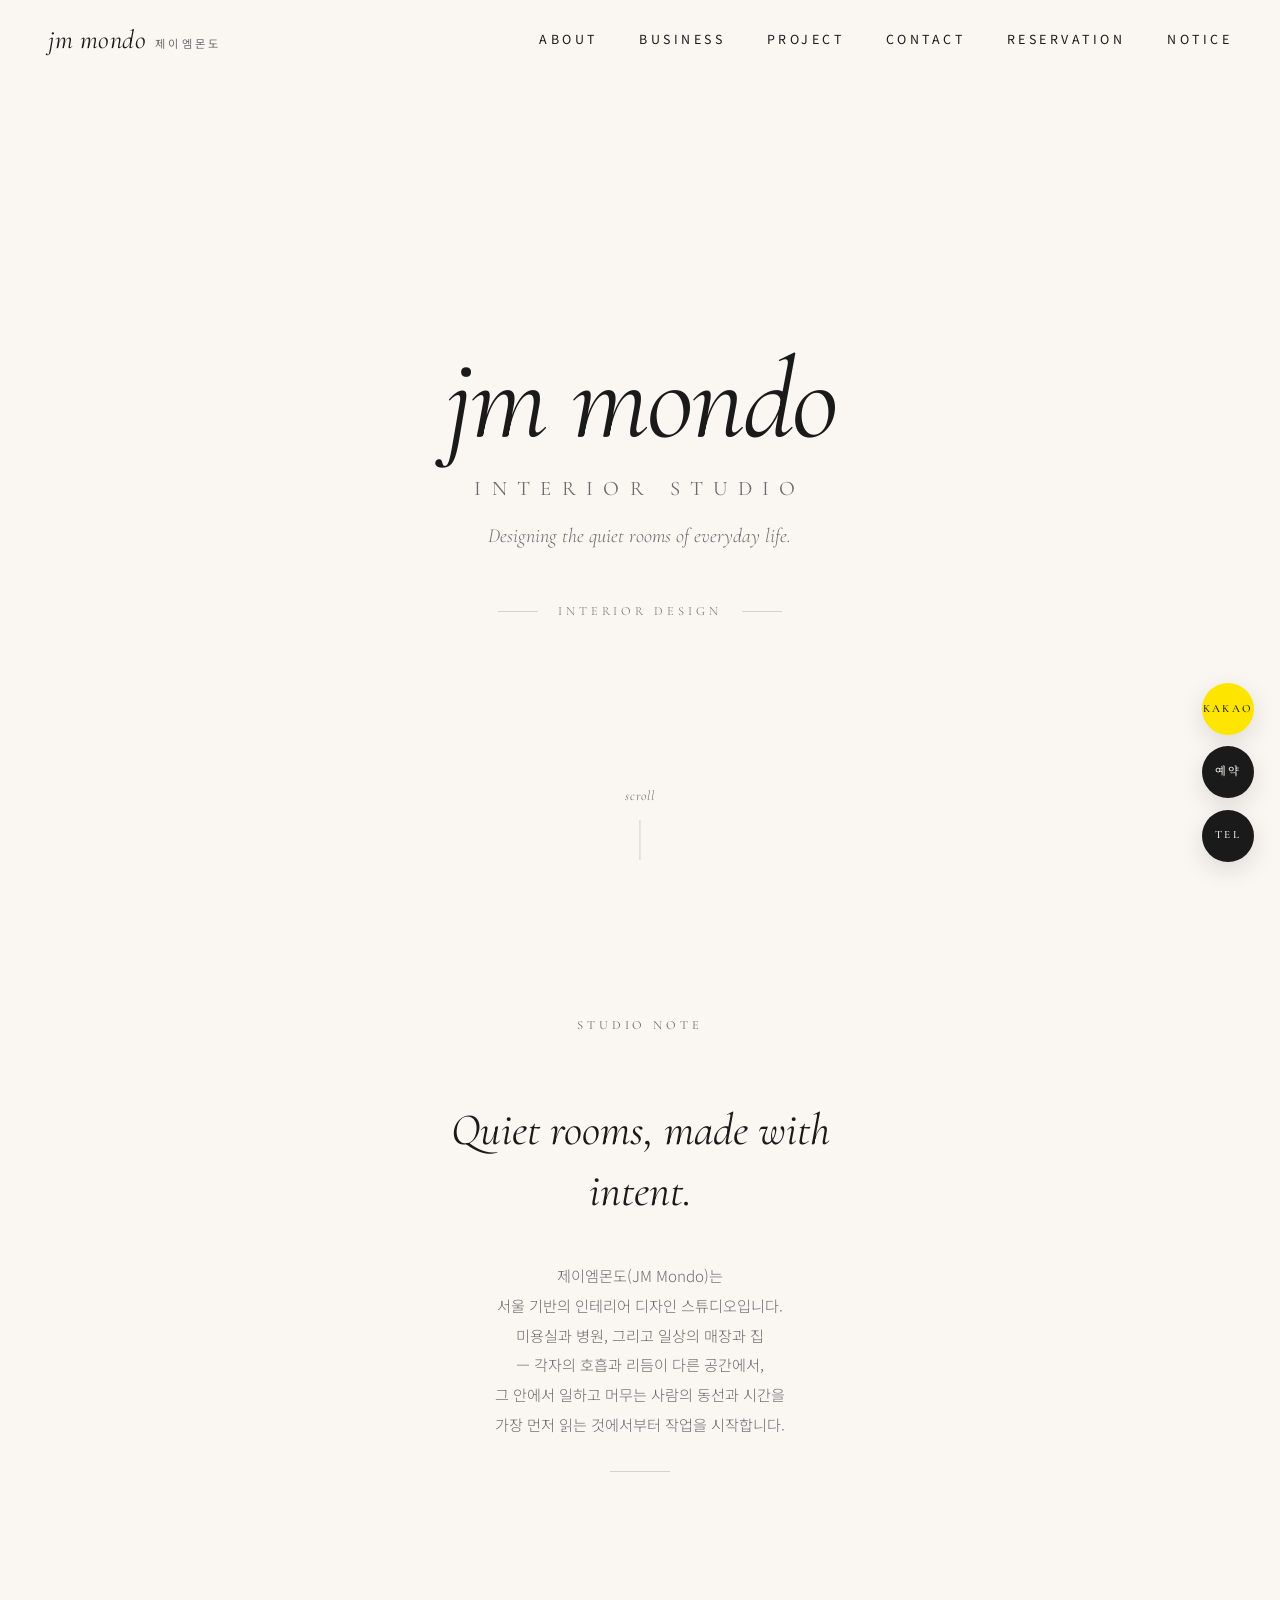
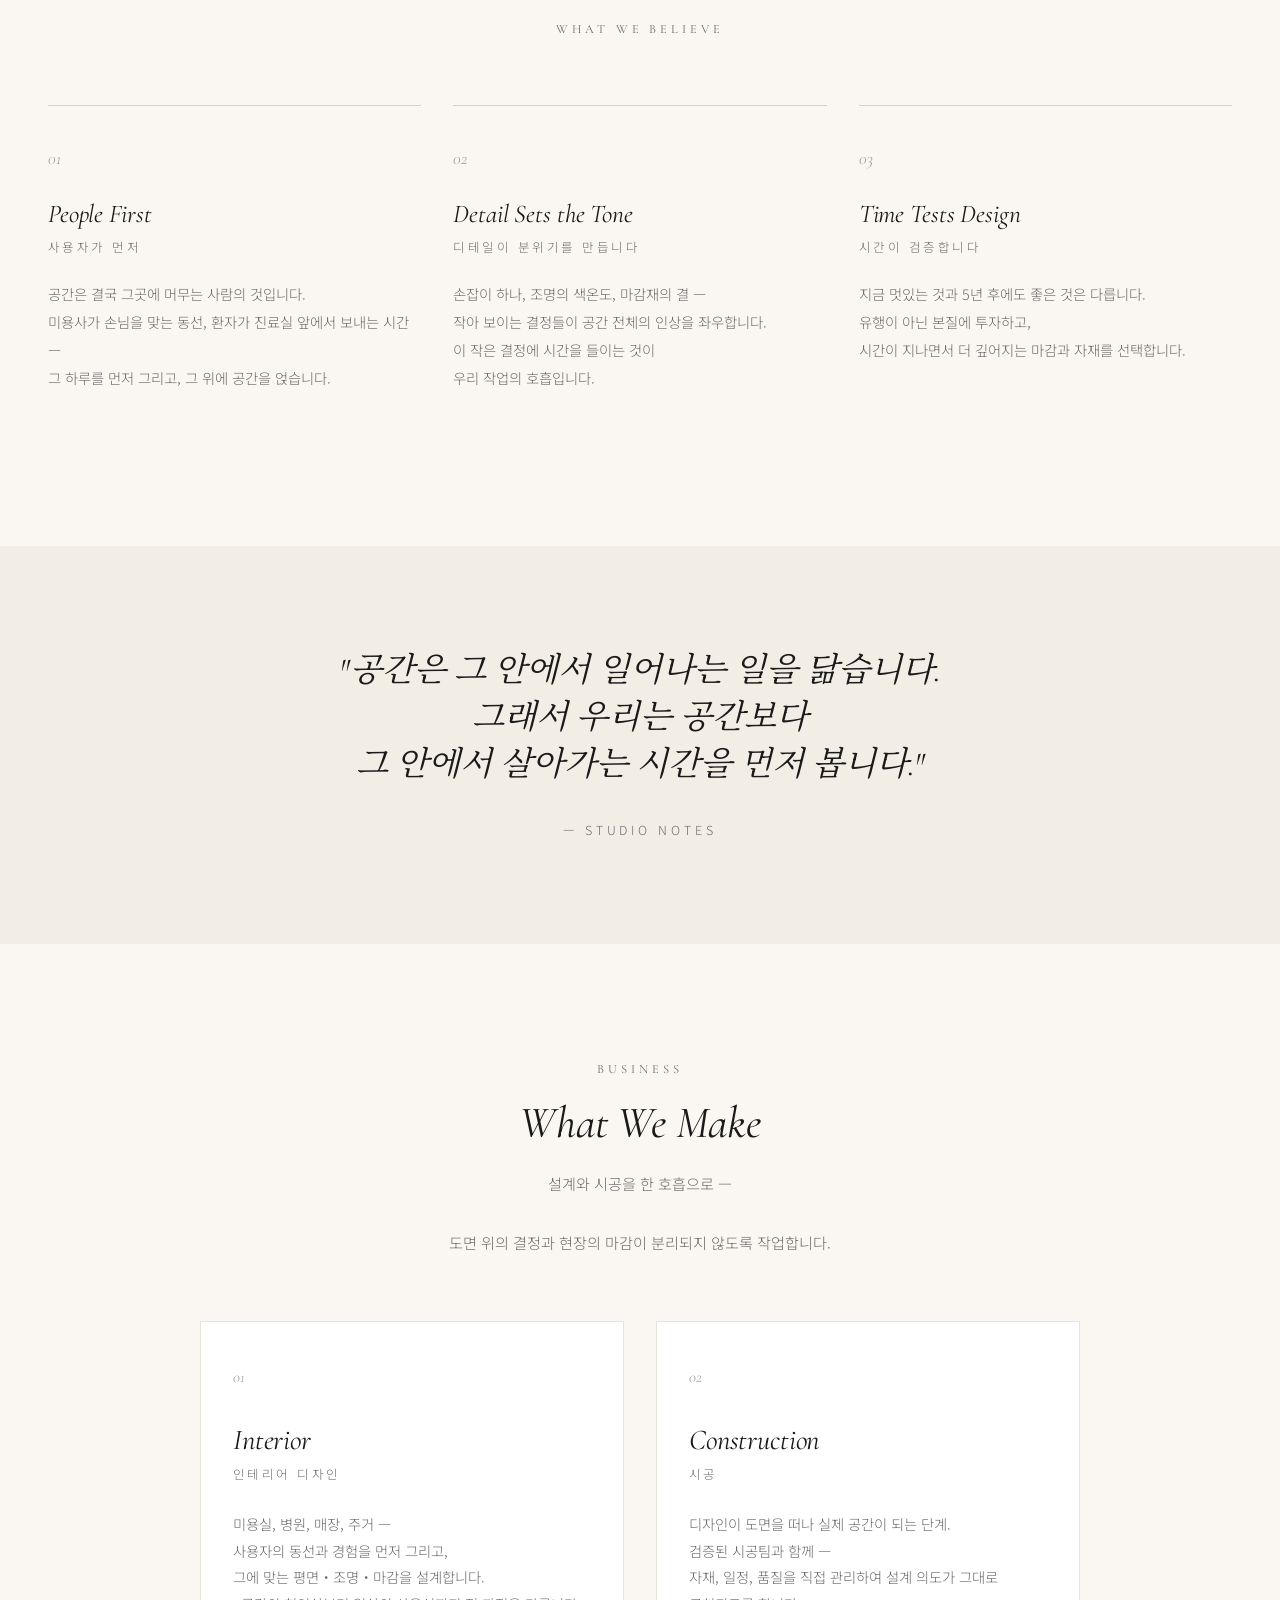
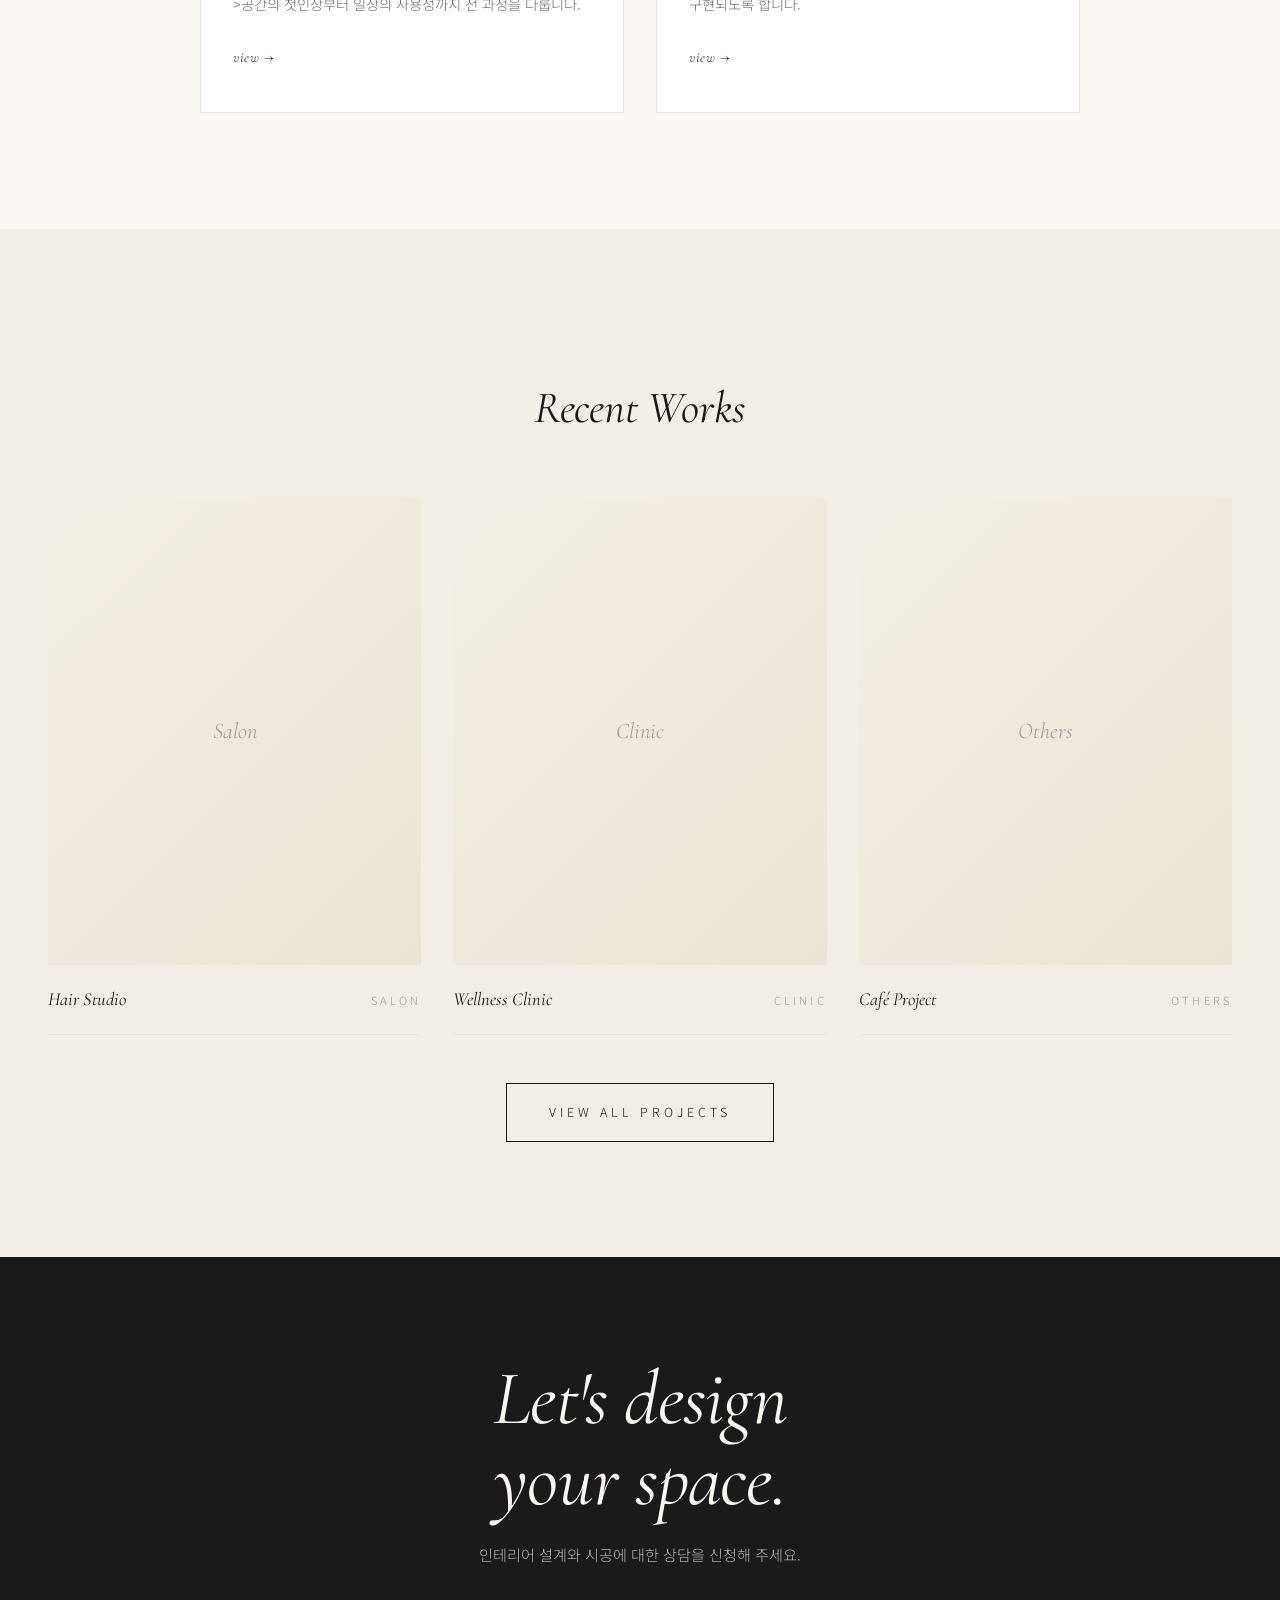
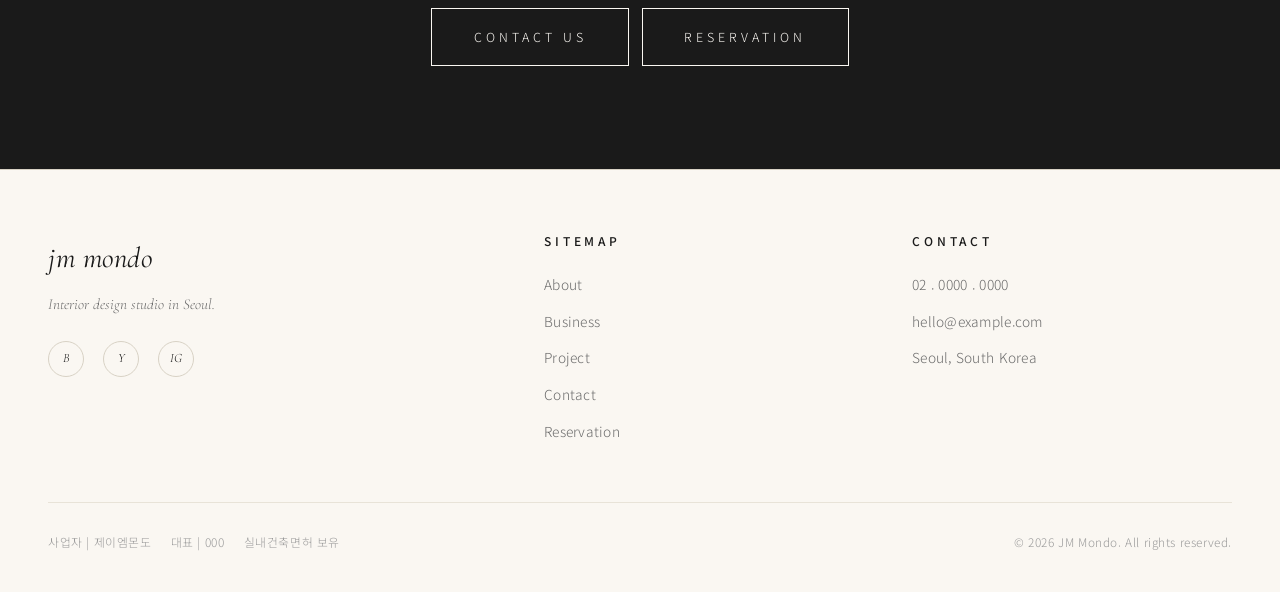
<file: index.html>
<!DOCTYPE html>
<html lang="ko">
<head>
  <meta charset="UTF-8" />
  <meta name="viewport" content="width=device-width, initial-scale=1.0" />
  <title>제이엠몬도 (JM Mondo) — Interior Design Studio</title>
  <meta name="description" content="서울 기반의 건축・인테리어 디자인 스튜디오. 지속가능한 라이프스타일 공간을 디자인합니다." />

  <!-- Fonts: Cormorant Garamond (italic display) + Noto Sans KR -->
  <link rel="preconnect" href="https://fonts.googleapis.com" />
  <link rel="preconnect" href="https://fonts.gstatic.com" crossorigin />
  <link href="https://fonts.googleapis.com/css2?family=Cormorant+Garamond:ital,wght@0,400;0,500;1,400;1,500&family=Noto+Sans+KR:wght@300;400;500;700&family=Noto+Serif+KR:wght@300;400&display=swap" rel="stylesheet" />

  <link rel="stylesheet" href="css/style.css" />
</head>
<body>

  <!-- ========== HEADER ========== -->
  <header class="site-header">
    <div class="nav-inner">
      <a href="index.html" class="brand-mark">
        <span class="brand">jm mondo</span>
        <span class="ko">제이엠몬도</span>
      </a>

      <nav>
        <ul class="nav-list">
          <li>
            <a href="about.html">ABOUT</a>
            <ul class="submenu">
              <li><a href="about.html#company">COMPANY</a></li>
              <li><a href="about.html#ceo-message">CEO MESSAGE</a></li>
              <li><a href="about.html#promise">PROMISE</a></li>
            </ul>
          </li>
          <li>
            <a href="business.html">BUSINESS</a>
            <ul class="submenu">
              <li><a href="business.html#interior">INTERIOR</a></li>
              <li><a href="business.html#construction">CONSTRUCTION</a></li>
            </ul>
          </li>
          <li>
            <a href="project.html">PROJECT</a>
            <ul class="submenu">
              <li><a href="project.html#all">PREVIEW</a></li>
              <li><a href="project.html#salon">SALON</a></li>
              <li><a href="project.html#clinic">CLINIC</a></li>
              <li><a href="project.html#others">OTHERS</a></li>
            </ul>
          </li>
          <li><a href="contact.html">CONTACT</a></li>
          <li><a href="reservation.html">RESERVATION</a></li>
          <li><a href="notice.html">NOTICE</a></li>
        </ul>
      </nav>

      <button class="menu-trigger" aria-label="메뉴 열기">
        <span>MENU</span>
        <span class="bars" aria-hidden="true">
          <span></span><span></span>
        </span>
      </button>
    </div>
  </header>

  <!-- ========== MOBILE DRAWER ========== -->
  <div class="drawer-overlay"></div>
  <aside class="mobile-drawer" aria-label="모바일 메뉴">
    <button class="drawer-close" aria-label="메뉴 닫기">CLOSE</button>
    <ul class="drawer-list">
      <li>
        <a href="about.html">ABOUT</a>
        <ul class="sub-list">
          <li><a href="about.html#company">— Company</a></li>
          <li><a href="about.html#ceo-message">— CEO Message</a></li>
          <li><a href="about.html#promise">— Promise</a></li>
        </ul>
      </li>
      <li>
        <a href="business.html">BUSINESS</a>
        <ul class="sub-list">
          <li><a href="business.html#interior">— Interior</a></li>
          <li><a href="business.html#construction">— Construction</a></li>
        </ul>
      </li>
      <li>
        <a href="project.html">PROJECT</a>
        <ul class="sub-list">
          <li><a href="project.html#salon">— Salon</a></li>
          <li><a href="project.html#clinic">— Clinic</a></li>
          <li><a href="project.html#others">— Others</a></li>
        </ul>
      </li>
      <li><a href="contact.html">CONTACT</a></li>
      <li><a href="reservation.html">RESERVATION</a></li>
      <li><a href="notice.html">NOTICE</a></li>
    </ul>
  </aside>

  <!-- ========== HERO ========== -->
  <section class="hero">
    <div class="container hero-inner">
      <div class="hero-mark reveal">
        <span class="italic">jm mondo</span>
        <span class="multiply">INTERIOR STUDIO</span>
      </div>
      <p class="hero-tagline reveal">
        Designing the quiet rooms of everyday life.
      </p>
      <div class="hero-meta reveal">
              <span>Interior Design</span>
      </div>
    </div>

    <div class="scroll-cue">
      <span class="italic">scroll</span>
      <span class="line-down" aria-hidden="true"></span>
    </div>
  </section>

  <!-- ========== STUDIO NOTE ========== -->
  <section id="intro">
    <div class="container-narrow">
      <div class="section-head">
        <span class="eyebrow reveal">Studio Note</span>
      </div>

      <p class="reveal" style="font-family:var(--font-display); font-style:italic; font-size:clamp(1.8rem, 3.6vw, 2.8rem); line-height:1.35; text-align:center; margin:0 auto 2.5rem; max-width:22ch; color:var(--text); font-weight:400;">
        Quiet rooms, made with intent.
      </p>

      <div class="reveal" style="max-width:50ch; margin:0 auto; text-align:center;">
        <p class="body-kr">
          제이엠몬도(JM Mondo)는<br>서울 기반의 인테리어 디자인 스튜디오입니다. <br>미용실과 병원, 그리고 일상의 매장과 집 <br>ㅡ 각자의 호흡과 리듬이 다른 공간에서,<br> 그 안에서 일하고 머무는 사람의 동선과 시간을<br>가장 먼저 읽는 것에서부터 작업을 시작합니다.
        </p>
      </div>

      <div class="divider reveal"></div>
    </div>
  </section>

  <!-- ========== PRINCIPLES ========== -->
  <section id="principles" style="padding-top:0;">
    <div class="container">
      <div class="section-head">
        <span class="eyebrow reveal">What We Believe</span>
      </div>

      <div class="service-grid">
        <div class="reveal" style="padding:2.4rem 0; border-top:1px solid var(--line);">
          <span style="font-family:var(--font-display); font-style:italic; font-size:1.1rem; color:var(--text-soft); display:block; margin-bottom:1.6rem;"><em>01</em></span>
          <h3 style="font-family:var(--font-display); font-style:italic; font-size:1.6rem; margin-bottom:0.4rem; font-weight:400; line-height:1.2;"><em>People First</em></h3>
          <span style="font-size:0.78rem; letter-spacing:0.28em; text-transform:uppercase; color:var(--text-muted); margin-bottom:1.4rem; display:block;">사용자가 먼저</span>
          <p class="body-kr" style="font-size:0.9rem;">공간은 결국 그곳에 머무는 사람의 것입니다.<br>미용사가 손님을 맞는 동선, 환자가 진료실 앞에서 보내는 시간 ㅡ<br>그 하루를 먼저 그리고, 그 위에 공간을 얹습니다.</p>
        </div>

        <div class="reveal" style="padding:2.4rem 0; border-top:1px solid var(--line);">
          <span style="font-family:var(--font-display); font-style:italic; font-size:1.1rem; color:var(--text-soft); display:block; margin-bottom:1.6rem;"><em>02</em></span>
          <h3 style="font-family:var(--font-display); font-style:italic; font-size:1.6rem; margin-bottom:0.4rem; font-weight:400; line-height:1.2;"><em>Detail Sets the Tone</em></h3>
          <span style="font-size:0.78rem; letter-spacing:0.28em; text-transform:uppercase; color:var(--text-muted); margin-bottom:1.4rem; display:block;">디테일이 분위기를 만듭니다</span>
          <p class="body-kr" style="font-size:0.9rem;">손잡이 하나, 조명의 색온도, 마감재의 결 ㅡ<br>작아 보이는 결정들이 공간 전체의 인상을 좌우합니다.<br>이 작은 결정에 시간을 들이는 것이<br>우리 작업의 호흡입니다.</p>
        </div>

        <div class="reveal" style="padding:2.4rem 0; border-top:1px solid var(--line);">
          <span style="font-family:var(--font-display); font-style:italic; font-size:1.1rem; color:var(--text-soft); display:block; margin-bottom:1.6rem;"><em>03</em></span>
          <h3 style="font-family:var(--font-display); font-style:italic; font-size:1.6rem; margin-bottom:0.4rem; font-weight:400; line-height:1.2;"><em>Time Tests Design</em></h3>
          <span style="font-size:0.78rem; letter-spacing:0.28em; text-transform:uppercase; color:var(--text-muted); margin-bottom:1.4rem; display:block;">시간이 검증합니다</span>
          <p class="body-kr" style="font-size:0.9rem;">지금 멋있는 것과 5년 후에도 좋은 것은 다릅니다.<br>유행이 아닌 본질에 투자하고,<br>시간이 지나면서 더 깊어지는 마감과 자재를 선택합니다.</p>
        </div>
      </div>
    </div>
  </section>

  <!-- ========== EDITORIAL QUOTE ========== -->
  <section class="editorial-banner reveal">
    <div class="container">
      <blockquote>
        "공간은 그 안에서 일어나는 일을 닮습니다.<br>그래서 우리는 공간보다<br>그 안에서 살아가는 시간을 먼저 봅니다."
      </blockquote>
      <cite>— Studio Notes</cite>
    </div>
  </section>

  <!-- ========== BUSINESS PREVIEW ========== -->
  <section id="business-preview">
    <div class="container">
      <div class="section-head">
        <span class="eyebrow reveal">Business</span>
        <h2 class="h-section reveal">What We Make</h2>
        <p class="body-kr reveal" style="margin-top:1.2rem;">
          설계와 시공을 한 호흡으로 ㅡ<br><br>도면 위의 결정과 현장의 마감이 분리되지 않도록 작업합니다.
        </p>
      </div>

      <div class="service-grid" style="grid-template-columns:repeat(auto-fit, minmax(260px, 1fr)); max-width:880px; margin:0 auto;">
        <a href="business.html#interior" class="service-card reveal">
          <span class="num"><em>01</em></span>
          <h3 class="title"><em>Interior</em></h3>
          <span class="title-kr">인테리어 디자인</span>
          <p class="desc">미용실, 병원, 매장, 주거 ㅡ<br>사용자의 동선과 경험을 먼저 그리고,<br>그에 맞는 평면・조명・마감을 설계합니다.<br>>공간의 첫인상부터 일상의 사용성까지 전 과정을 다룹니다.</p>
          <span class="arrow">view → </span>
        </a>

        <a href="business.html#construction" class="service-card reveal">
          <span class="num"><em>02</em></span>
          <h3 class="title"><em>Construction</em></h3>
          <span class="title-kr">시공</span>
          <p class="desc">디자인이 도면을 떠나 실제 공간이 되는 단계.<br>검증된 시공팀과 함께 ㅡ<br>자재, 일정, 품질을 직접 관리하여 설계 의도가 그대로 구현되도록 합니다.</p>
          <span class="arrow">view → </span>
        </a>
      </div>
    </div>
  </section>

  <!-- ========== PROJECT PREVIEW ========== -->
  <section id="project-preview" style="background:var(--bg-alt);">
    <div class="container">
      <div class="section-head">
        <span class="eyebrow reveal">Selected Projects</span>
        <h2 class="h-section reveal">Recent Works</h2>
      </div>

      <div class="project-grid">
        <a href="project.html" class="project-item reveal">
          <div class="img-wrap"><div class="placeholder"><em>Salon</em></div></div>
          <div class="meta">
            <span class="name"><em>Hair Studio</em></span>
            <span class="cat">Salon</span>
          </div>
        </a>
        <a href="project.html" class="project-item reveal">
          <div class="img-wrap"><div class="placeholder"><em>Clinic</em></div></div>
          <div class="meta">
            <span class="name"><em>Wellness Clinic</em></span>
            <span class="cat">Clinic</span>
          </div>
        </a>
        <a href="project.html" class="project-item reveal">
          <div class="img-wrap"><div class="placeholder"><em>Others</em></div></div>
          <div class="meta">
            <span class="name"><em>Café Project</em></span>
            <span class="cat">Others</span>
          </div>
        </a>
      </div>

      <div class="text-center" style="margin-top:3rem;">
        <a href="project.html" class="cta-button dark">View All Projects</a>
      </div>
    </div>
  </section>

  <!-- ========== CTA ========== -->
  <section class="cta-banner">
    <div class="container">
      <h2 class="h-display"><em>Let's design<br/>your space.</em></h2>
      <p class="body-kr">인테리어 설계와 시공에 대한 상담을 신청해 주세요.</p>
      <div style="display:flex; gap:0.8rem; flex-wrap:wrap; justify-content:center;">
        <a href="contact.html" class="cta-button">Contact Us</a>
        <a href="reservation.html" class="cta-button">Reservation</a>
      </div>
    </div>
  </section>

  <!-- ========== FOOTER ========== -->
  <footer class="site-footer">
    <div class="container">
      <div class="footer-grid">
        <div class="footer-brand">
          <span class="brand"><em>jm mondo</em></span>
          <p class="tagline">Interior design studio in Seoul.</p>
          <div class="footer-social">
            <a href="https://blog.naver.com/" aria-label="blog" target="_blank" rel="noopener"><em>B</em></a>
            <a href="https://youtube.com/" aria-label="youtube" target="_blank" rel="noopener"><em>Y</em></a>
            <a href="https://instagram.com/" aria-label="instagram" target="_blank" rel="noopener"><em>IG</em></a>
          </div>
        </div>

        <div class="footer-col">
          <h4>Sitemap</h4>
          <ul>
            <li><a href="about.html">About</a></li>
            <li><a href="business.html">Business</a></li>
            <li><a href="project.html">Project</a></li>
            <li><a href="contact.html">Contact</a></li>
            <li><a href="reservation.html">Reservation</a></li>
          </ul>
        </div>

        <div class="footer-col">
          <h4>Contact</h4>
          <ul>
            <li><a href="tel:0212345678">02 . 0000 . 0000</a></li>
            <li><a href="mailto:hello@example.com">hello@example.com</a></li>
            <li><span>Seoul, South Korea</span></li>
          </ul>
        </div>
      </div>

      <div class="footer-meta">
        <div class="biz">
          <span>사업자 | 제이엠몬도</span>
          <span>대표 | 000</span>
          <span>실내건축면허 보유</span>
        </div>
        <div>© 2026 JM Mondo. All rights reserved.</div>
      </div>
    </div>
  </footer>

  <!-- ========== FLOATING SIDE ACTIONS ========== -->
  <div class="side-actions">
    <a href="http://pf.kakao.com/" target="_blank" rel="noopener" class="side-action kakao" aria-label="카카오톡 상담">
      <span>Kakao</span>
    </a>
    <a href="reservation.html" class="side-action" aria-label="예약">
      <span>예약</span>
    </a>
    <a href="tel:0212345678" class="side-action" aria-label="전화">
      <span>Tel</span>
    </a>
  </div>

  <script src="js/main.js"></script>
</body>
</html>
</file>
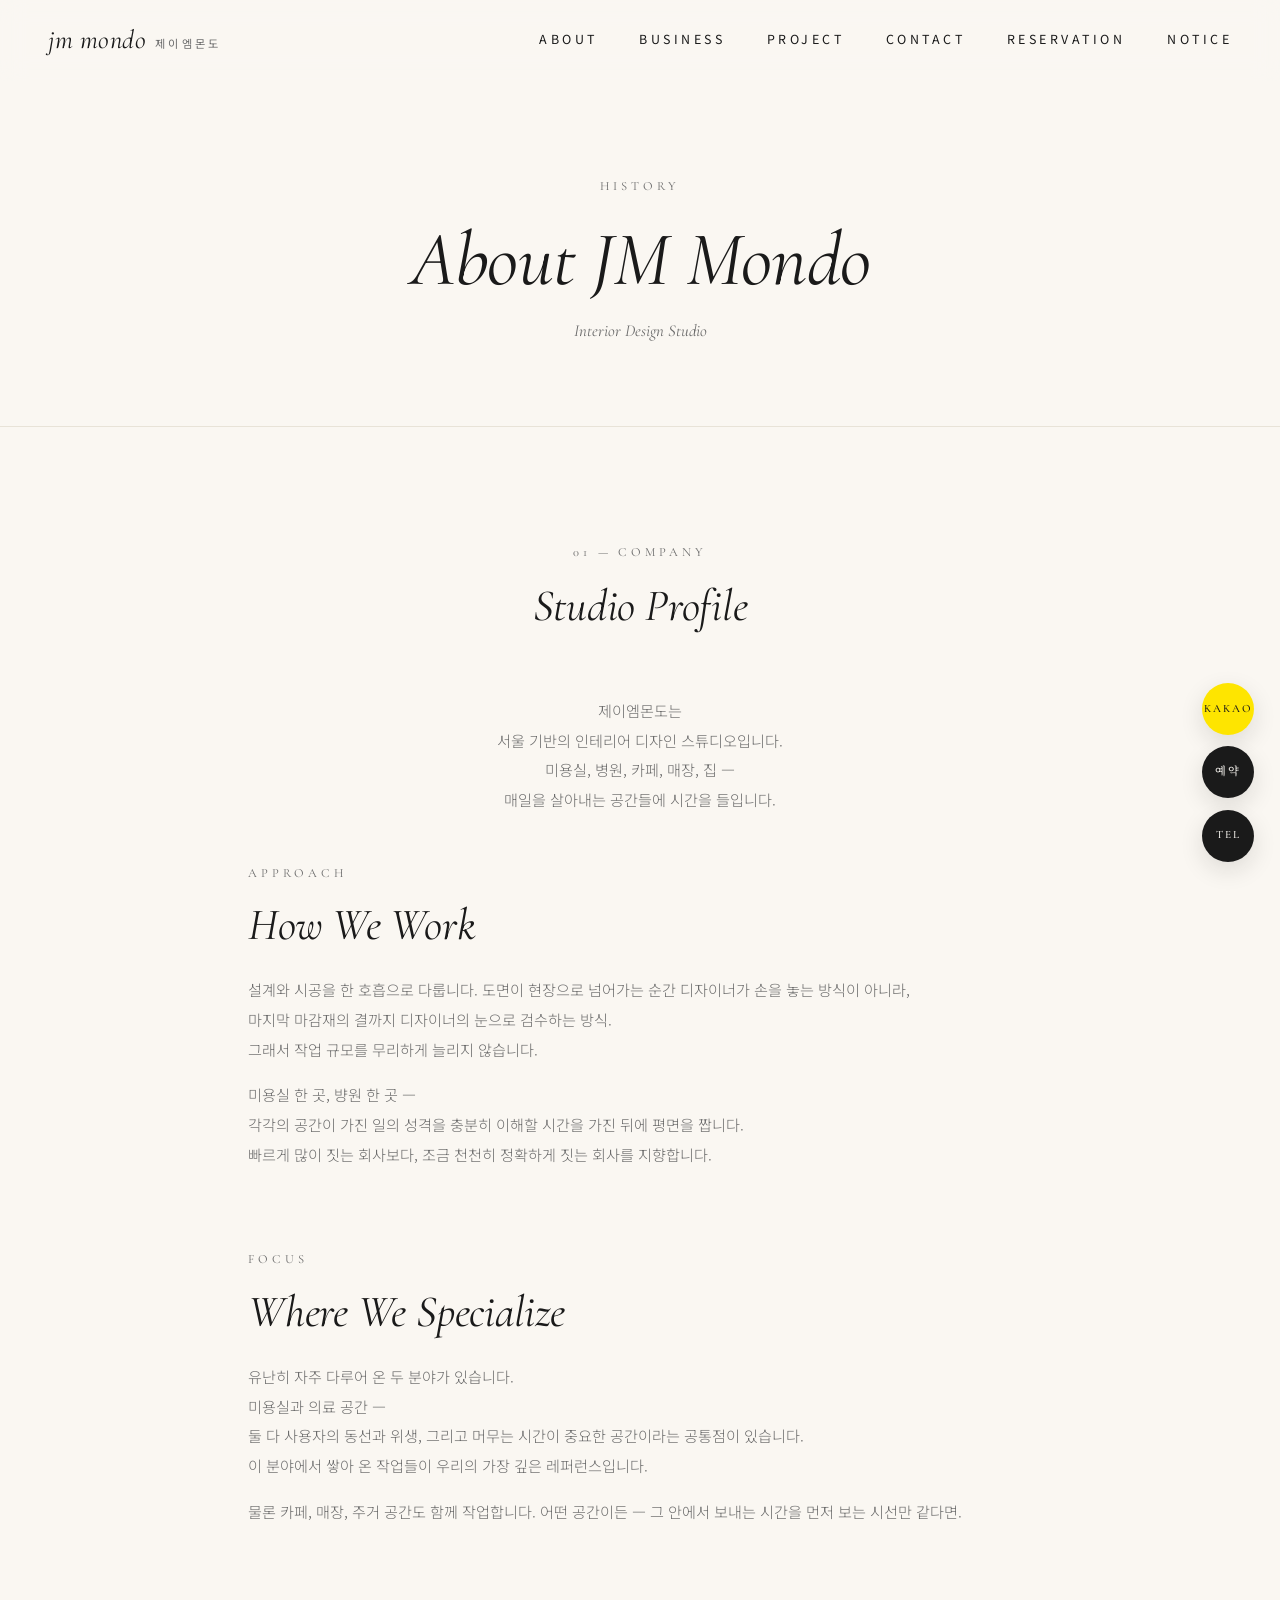
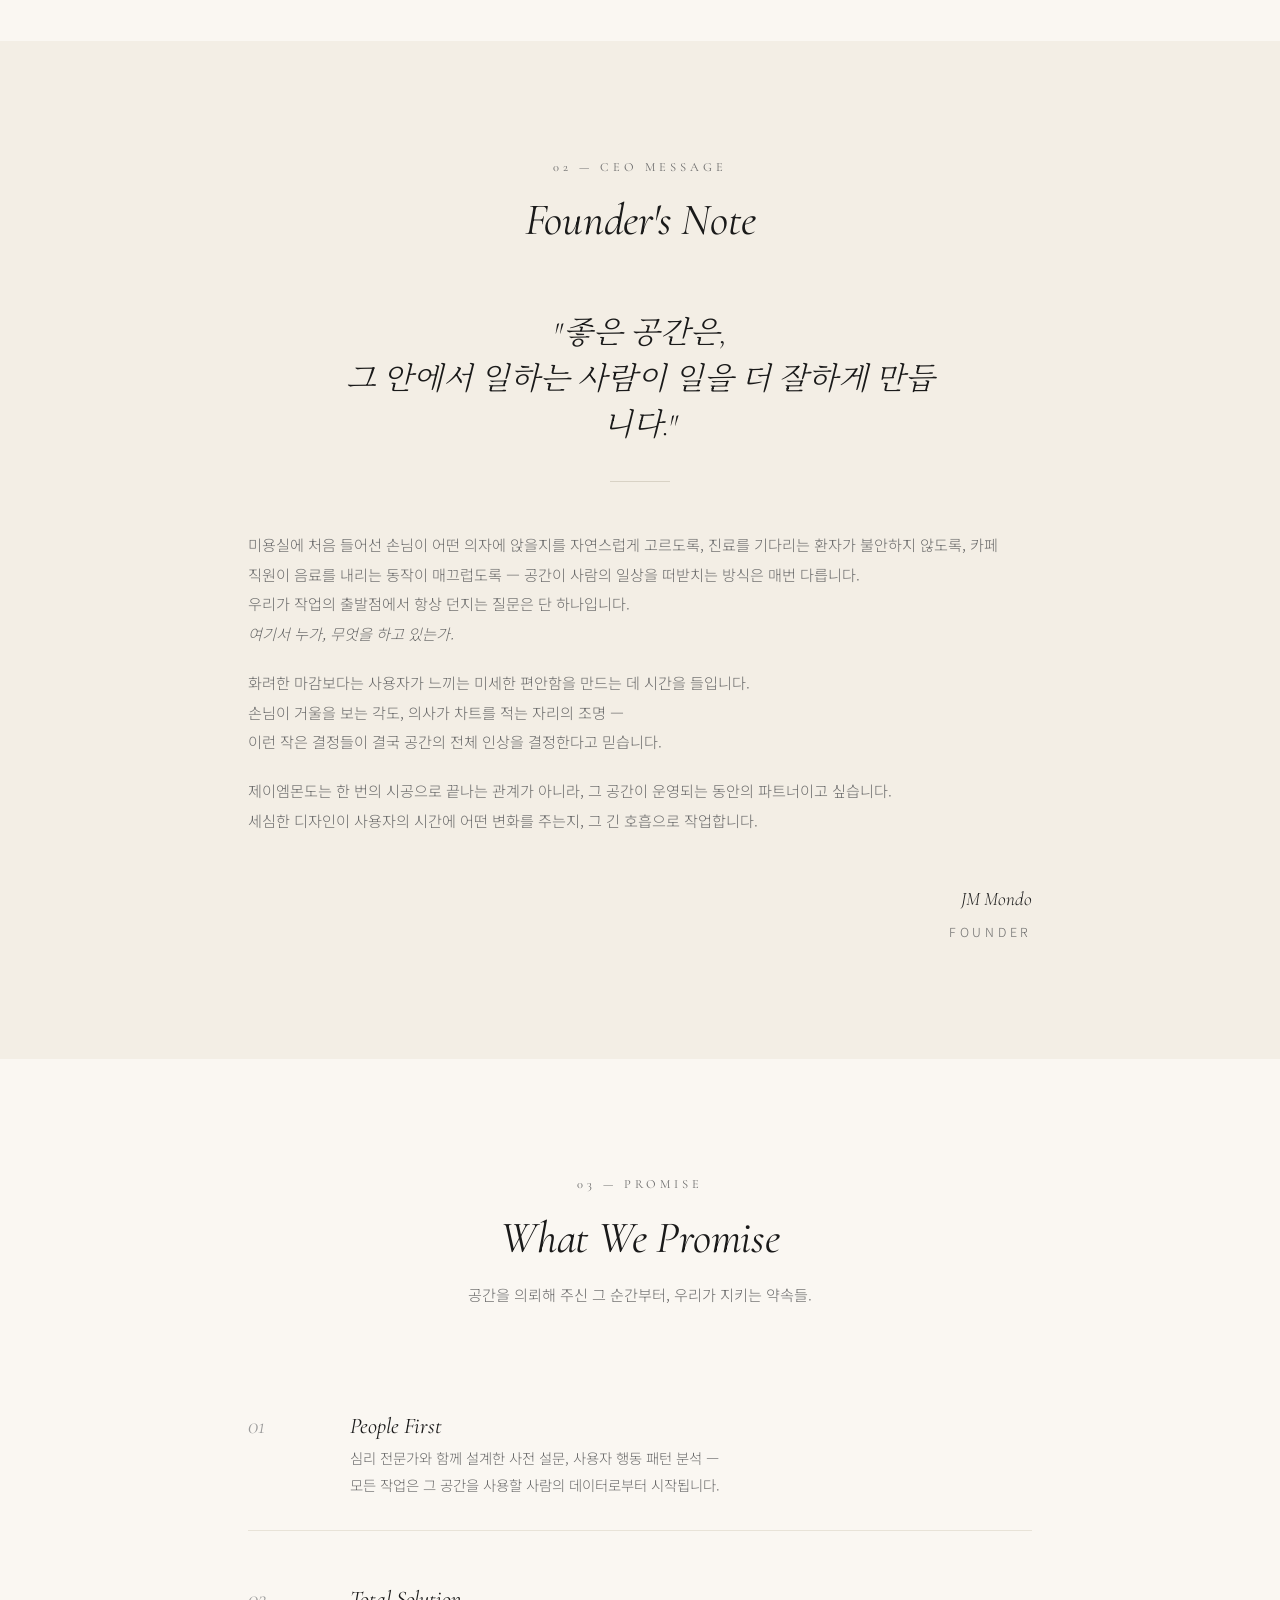
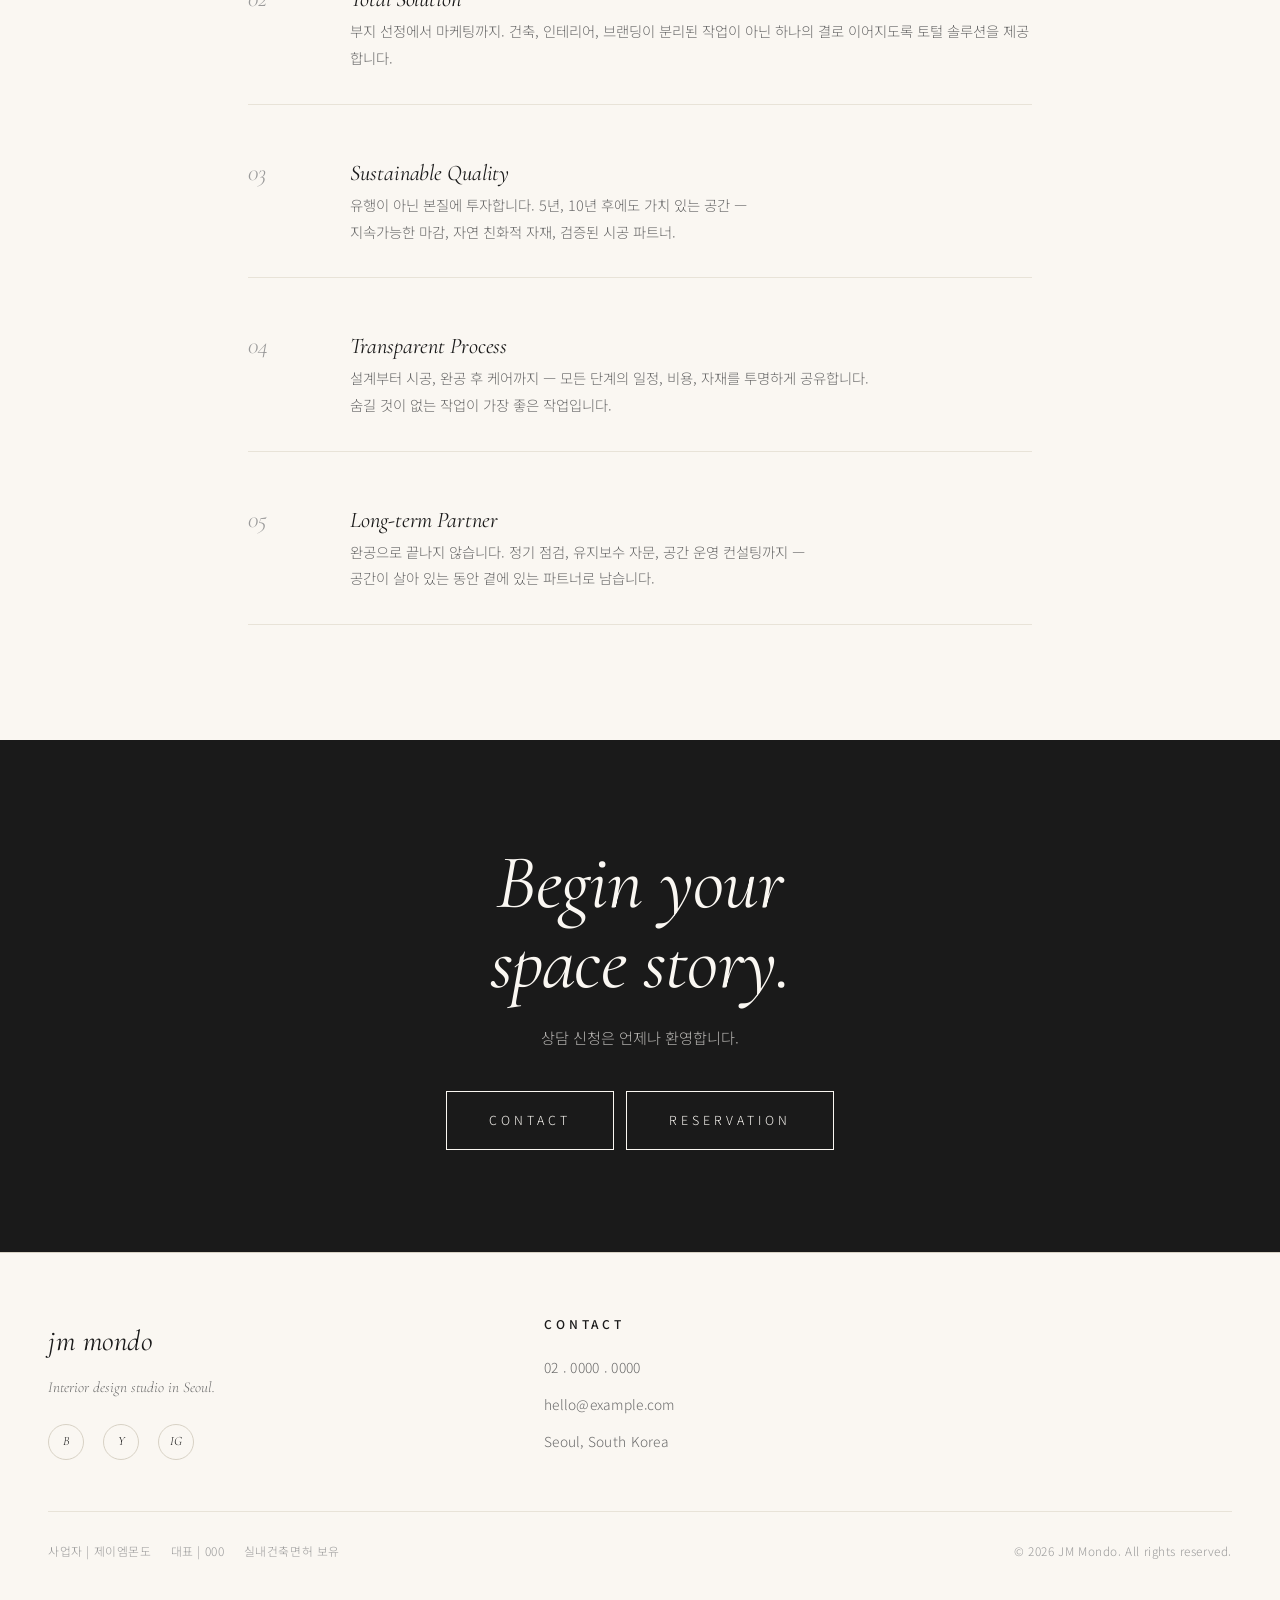
<file: about.html>
<!DOCTYPE html>
<html lang="ko">
<head>
  <meta charset="UTF-8" />
  <meta name="viewport" content="width=device-width, initial-scale=1.0" />
  <title>About — 제이엠몬도 (JM Mondo)</title>
  <meta name="description" content="제이엠몬도는 사람을 위한 공간, 지속가능한 건축을 지향하는 공간 디자인 & 건축 기업입니다." />
  <link rel="preconnect" href="https://fonts.googleapis.com" />
  <link rel="preconnect" href="https://fonts.gstatic.com" crossorigin />
  <link href="https://fonts.googleapis.com/css2?family=Cormorant+Garamond:ital,wght@0,400;0,500;1,400;1,500&family=Noto+Sans+KR:wght@300;400;500;700&family=Noto+Serif+KR:wght@300;400&display=swap" rel="stylesheet" />
  <link rel="stylesheet" href="css/style.css" />
</head>
<body>

  <header class="site-header">
    <div class="nav-inner">
      <a href="index.html" class="brand-mark">
        <span class="brand">jm mondo</span>
        <span class="ko">제이엠몬도</span>
      </a>
      <nav>
        <ul class="nav-list">
          <li><a href="about.html">ABOUT</a>
            <ul class="submenu">
              <li><a href="about.html#company">COMPANY</a></li>
              <li><a href="about.html#ceo-message">CEO MESSAGE</a></li>
              <li><a href="about.html#promise">PROMISE</a></li>
            </ul>
          </li>
          <li><a href="business.html">BUSINESS</a>
            <ul class="submenu">
              <li><a href="business.html#interior">INTERIOR</a></li>
              <li><a href="business.html#construction">CONSTRUCTION</a></li>
            </ul>
          </li>
          <li><a href="project.html">PROJECT</a>
            <ul class="submenu">
              <li><a href="project.html#all">PREVIEW</a></li>
              <li><a href="project.html#salon">SALON</a></li>
              <li><a href="project.html#clinic">CLINIC</a></li>
              <li><a href="project.html#others">OTHERS</a></li>
            </ul>
          </li>
          <li><a href="contact.html">CONTACT</a></li>
          <li><a href="reservation.html">RESERVATION</a></li>
          <li><a href="notice.html">NOTICE</a></li>
        </ul>
      </nav>
      <button class="menu-trigger" aria-label="메뉴 열기"><span>MENU</span><span class="bars" aria-hidden="true"><span></span><span></span></span></button>
    </div>
  </header>

  <div class="drawer-overlay"></div>
  <aside class="mobile-drawer">
    <button class="drawer-close">CLOSE</button>
    <ul class="drawer-list">
      <li><a href="about.html">ABOUT</a><ul class="sub-list"><li><a href="about.html#company">— Company</a></li><li><a href="about.html#ceo-message">— CEO Message</a></li><li><a href="about.html#promise">— Promise</a></li></ul></li>
      <li><a href="project.html">PROJECT</a></li>
      <li><a href="contact.html">CONTACT</a></li>
      <li><a href="reservation.html">RESERVATION</a></li>
      <li><a href="notice.html">NOTICE</a></li>
    </ul>
  </aside>

  <!-- ========== PAGE HERO ========== -->
  <section class="page-hero">
    <div class="container-narrow">
      <span class="eyebrow reveal">History</span>
      <h1 class="h-display reveal">About JM Mondo</h1>
      <p class="body-en reveal"><em>Interior Design Studio</em></p>
    </div>
  </section>

  <!-- ========== COMPANY ========== -->
  <section id="company">
    <div class="container-narrow">
      <div class="section-head">
        <span class="eyebrow reveal">01 — Company</span>
        <h2 class="h-section reveal">Studio Profile</h2>
      </div>

      <p class="body-kr reveal" style="text-align:center; max-width:48ch; margin:0 auto 3rem;">
        제이엠몬도는<br>서울 기반의 인테리어 디자인 스튜디오입니다.<br>미용실, 병원, 카페, 매장, 집 ㅡ<br>매일을 살아내는 공간들에 시간을 들입니다.
      </p>

      <div class="reveal" style="margin-top:3rem;">
        <span class="eyebrow" style="display:block; margin-bottom:1rem;">Approach</span>
        <h3 class="h-section" style="margin-bottom:1.5rem;"><em>How We Work</em></h3>
        <p class="body-kr">설계와 시공을 한 호흡으로 다룹니다. 도면이 현장으로 넘어가는 순간 디자이너가 손을 놓는 방식이 아니라,<br>마지막 마감재의 결까지 디자이너의 눈으로 검수하는 방식.<br>그래서 작업 규모를 무리하게 늘리지 않습니다.</p>
        <p class="body-kr" style="margin-top:1rem;">미용실 한 곳, 뱡원 한 곳 ㅡ<br>각각의 공간이 가진 일의 성격을 충분히 이해할 시간을 가진 뒤에 평면을 짭니다.<br>빠르게 많이 짓는 회사보다, 조금 천천히 정확하게 짓는 회사를 지향합니다.</p>
      </div>

      <div class="reveal" style="margin-top:5rem;">
        <span class="eyebrow" style="display:block; margin-bottom:1rem;">Focus</span>
        <h3 class="h-section" style="margin-bottom:1.5rem;"><em>Where We Specialize</em></h3>
        <p class="body-kr">유난히 자주 다루어 온 두 분야가 있습니다.<br>미용실과 의료 공간 ㅡ<br>둘 다 사용자의 동선과 위생, 그리고 머무는 시간이 중요한 공간이라는 공통점이 있습니다.<br>이 분야에서 쌓아 온 작업들이 우리의 가장 깊은 레퍼런스입니다.</p>
        <p class="body-kr" style="margin-top:1rem;">물론 카페, 매장, 주거 공간도 함께 작업합니다. 어떤 공간이든 ㅡ 그 안에서 보내는 시간을 먼저 보는 시선만 같다면.</p>
      </div>
    </div>
  </section>

  <!-- ========== CEO MESSAGE ========== -->
  <section id="ceo-message" style="background:var(--bg-alt);">
    <div class="container-narrow">
      <div class="section-head">
        <span class="eyebrow reveal">02 — CEO Message</span>
        <h2 class="h-section reveal"><em>Founder's Note</em></h2>
      </div>

      <div class="reveal" style="text-align:center;">
        <blockquote style="font-family:var(--font-display); font-style:italic; font-size:clamp(1.4rem, 2.4vw, 2rem); line-height:1.5; max-width:46ch; margin:0 auto 2rem; color:var(--text);">
          "좋은 공간은,<br>그 안에서 일하는 사람이 일을 더 잘하게 만듭니다."
        </blockquote>
        <div class="divider"></div>
      </div>

      <p class="body-kr reveal" style="margin-top:3rem;">
        미용실에 처음 들어선 손님이 어떤 의자에 앉을지를 자연스럽게 고르도록, 진료를 기다리는 환자가 불안하지 않도록, 카페 직원이 음료를 내리는 동작이 매끄럽도록 ㅡ 공간이 사람의 일상을 떠받치는 방식은 매번 다릅니다.<br>우리가 작업의 출발점에서 항상 던지는 질문은 단 하나입니다.<br><em>여기서 누가, 무엇을 하고 있는가.</em>
      </p>
      <p class="body-kr reveal" style="margin-top:1.2rem;">
        화려한 마감보다는 사용자가 느끼는 미세한 편안함을 만드는 데 시간을 들입니다.<br>손님이 거울을 보는 각도, 의사가 차트를 적는 자리의 조명 ㅡ<br>이런 작은 결정들이 결국 공간의 전체 인상을 결정한다고 믿습니다.
      </p>
      <p class="body-kr reveal" style="margin-top:1.2rem;">
        제이엠몬도는 한 번의 시공으로 끝나는 관계가 아니라, 그 공간이 운영되는 동안의 파트너이고 싶습니다.<br>세심한 디자인이 사용자의 시간에 어떤 변화를 주는지, 그 긴 호흡으로 작업합니다.
      </p>

      <div class="reveal" style="margin-top:3rem; text-align:right;">
        <p style="font-family:var(--font-display); font-style:italic; font-size:1.2rem; color:var(--text);"><em>JM Mondo</em></p>
        <p style="font-size:0.78rem; letter-spacing:0.3em; text-transform:uppercase; color:var(--text-muted); margin-top:0.4rem;">Founder</p>
      </div>
    </div>
  </section>

  <!-- ========== PROMISE ========== -->
  <section id="promise">
    <div class="container-narrow">
      <div class="section-head">
        <span class="eyebrow reveal">03 — Promise</span>
        <h2 class="h-section reveal"><em>What We Promise</em></h2>
        <p class="body-kr reveal" style="max-width:50ch; margin:1rem auto 0;">
          공간을 의뢰해 주신 그 순간부터, 우리가 지키는 약속들.
        </p>
      </div>

      <ol class="process-list">
        <li class="reveal">
          <div>
            <h4><em>People First</em></h4>
            <p>심리 전문가와 함께 설계한 사전 설문, 사용자 행동 패턴 분석 ㅡ<br>모든 작업은 그 공간을 사용할 사람의 데이터로부터 시작됩니다.</p>
          </div>
        </li>
        <li class="reveal">
          <div>
            <h4><em>Total Solution</em></h4>
            <p>부지 선정에서 마케팅까지. 건축, 인테리어, 브랜딩이 분리된 작업이 아닌 하나의 결로 이어지도록 토털 솔루션을 제공합니다.</p>
          </div>
        </li>
        <li class="reveal">
          <div>
            <h4><em>Sustainable Quality</em></h4>
            <p>유행이 아닌 본질에 투자합니다. 5년, 10년 후에도 가치 있는 공간 ㅡ<br>지속가능한 마감, 자연 친화적 자재, 검증된 시공 파트너.</p>
          </div>
        </li>
        <li class="reveal">
          <div>
            <h4><em>Transparent Process</em></h4>
            <p>설계부터 시공, 완공 후 케어까지 ㅡ 모든 단계의 일정, 비용, 자재를 투명하게 공유합니다.<br>숨길 것이 없는 작업이 가장 좋은 작업입니다.</p>
          </div>
        </li>
        <li class="reveal">
          <div>
            <h4><em>Long-term Partner</em></h4>
            <p>완공으로 끝나지 않습니다. 정기 점검, 유지보수 자문, 공간 운영 컨설팅까지 ㅡ<br>공간이 살아 있는 동안 곁에 있는 파트너로 남습니다.</p>
          </div>
        </li>
      </ol>
    </div>
  </section>

  <!-- ========== CTA ========== -->
  <section class="cta-banner">
    <div class="container">
      <h2 class="h-display"><em>Begin your<br/>space story.</em></h2>
      <p class="body-kr">상담 신청은 언제나 환영합니다.</p>
      <div style="display:flex; gap:0.8rem; flex-wrap:wrap; justify-content:center;">
        <a href="contact.html" class="cta-button">Contact</a>
        <a href="reservation.html" class="cta-button">Reservation</a>
      </div>
    </div>
  </section>

  <!-- ========== FOOTER ========== -->
  <footer class="site-footer">
    <div class="container">
      <div class="footer-grid">
        <div class="footer-brand">
          <span class="brand"><em>jm mondo</em></span>
          <p class="tagline">Interior design studio in Seoul.</p>
          <div class="footer-social">
            <a href="#" aria-label="blog"><em>B</em></a>
            <a href="#" aria-label="youtube"><em>Y</em></a>
            <a href="#" aria-label="instagram"><em>IG</em></a>
          </div>
        </div>
        <div class="footer-col"><h4>Contact</h4><ul><li><a href="tel:0212345678">02 . 0000 . 0000</a></li><li><a href="mailto:hello@example.com">hello@example.com</a></li><li><span>Seoul, South Korea</span></li></ul></div>
      </div>
      <div class="footer-meta">
        <div class="biz"><span>사업자 | 제이엠몬도</span><span>대표 | 000</span><span>실내건축면허 보유</span></div>
        <div>© 2026 JM Mondo. All rights reserved.</div>
      </div>
    </div>
  </footer>

  <div class="side-actions">
    <a href="#" class="side-action kakao"><span>Kakao</span></a>
    <a href="reservation.html" class="side-action"><span>예약</span></a>
    <a href="tel:0212345678" class="side-action"><span>Tel</span></a>
  </div>

  <script src="js/main.js"></script>
</body>
</html>
</file>
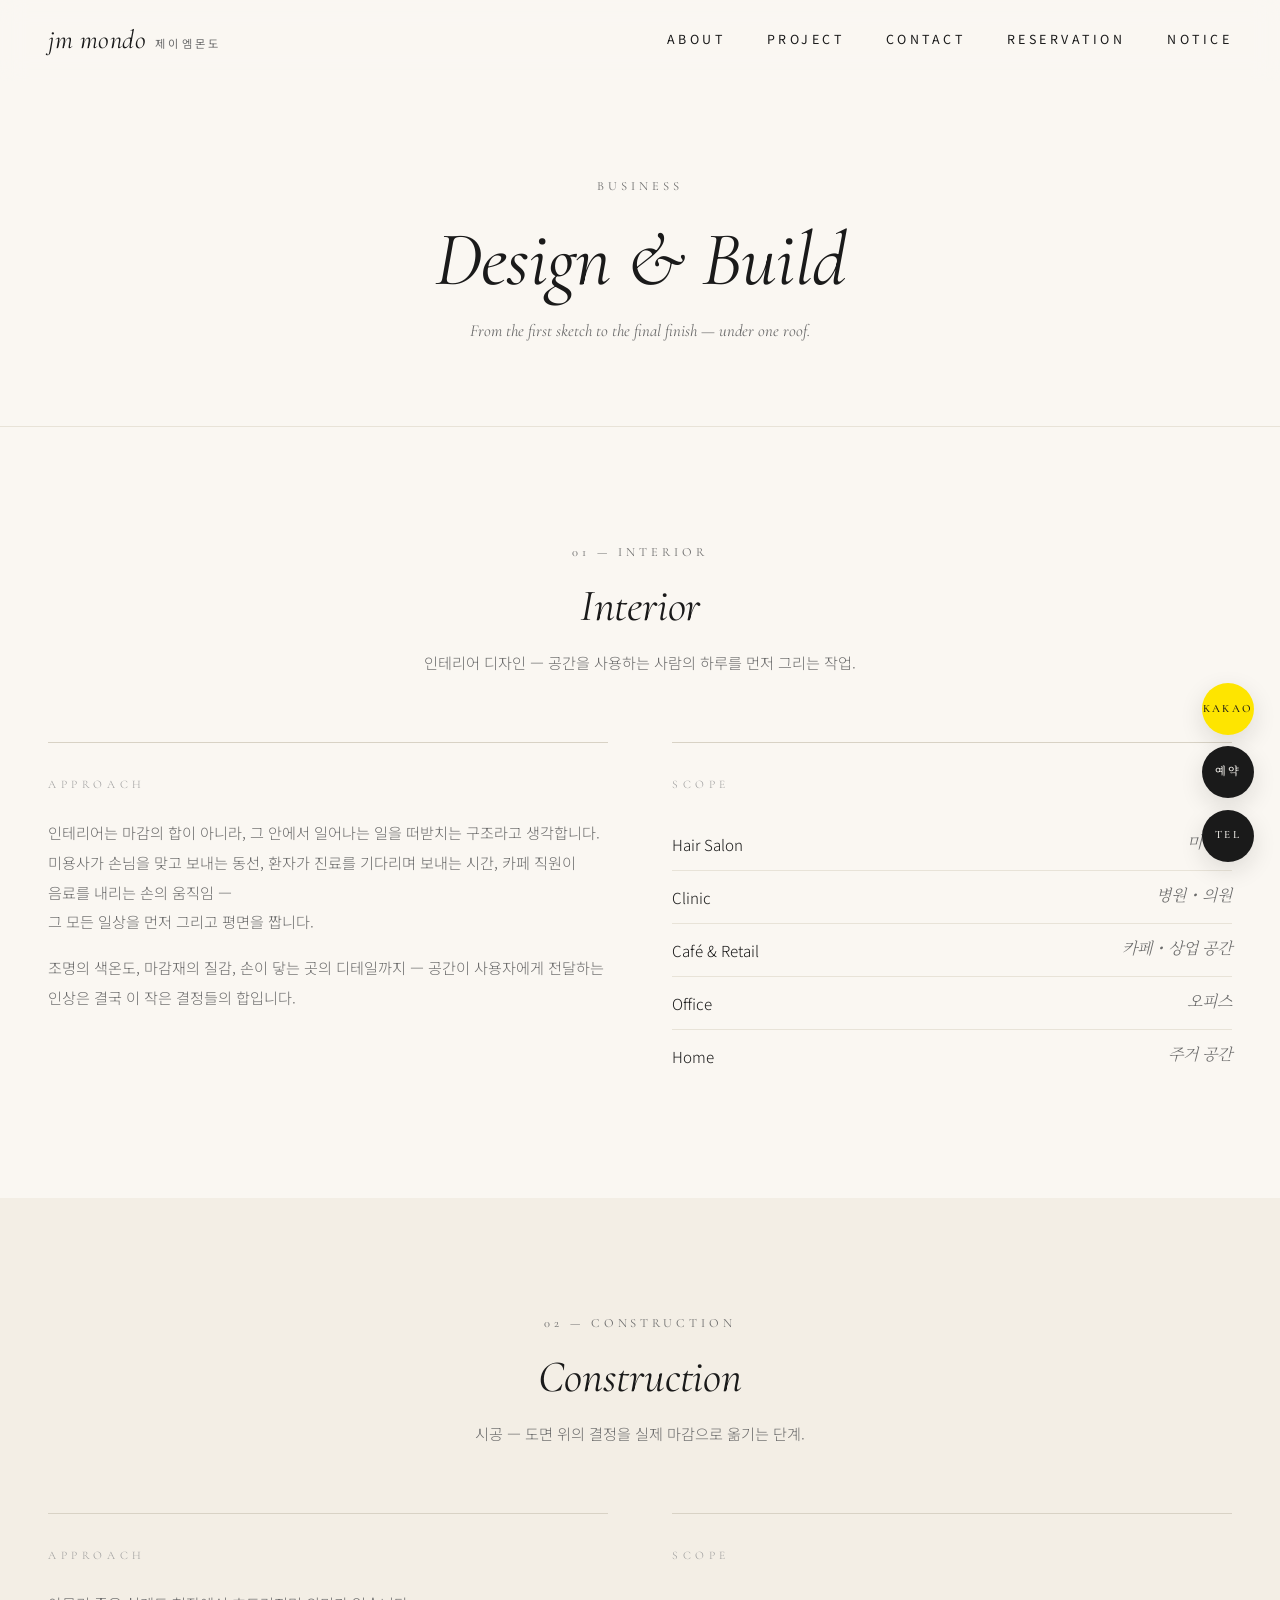
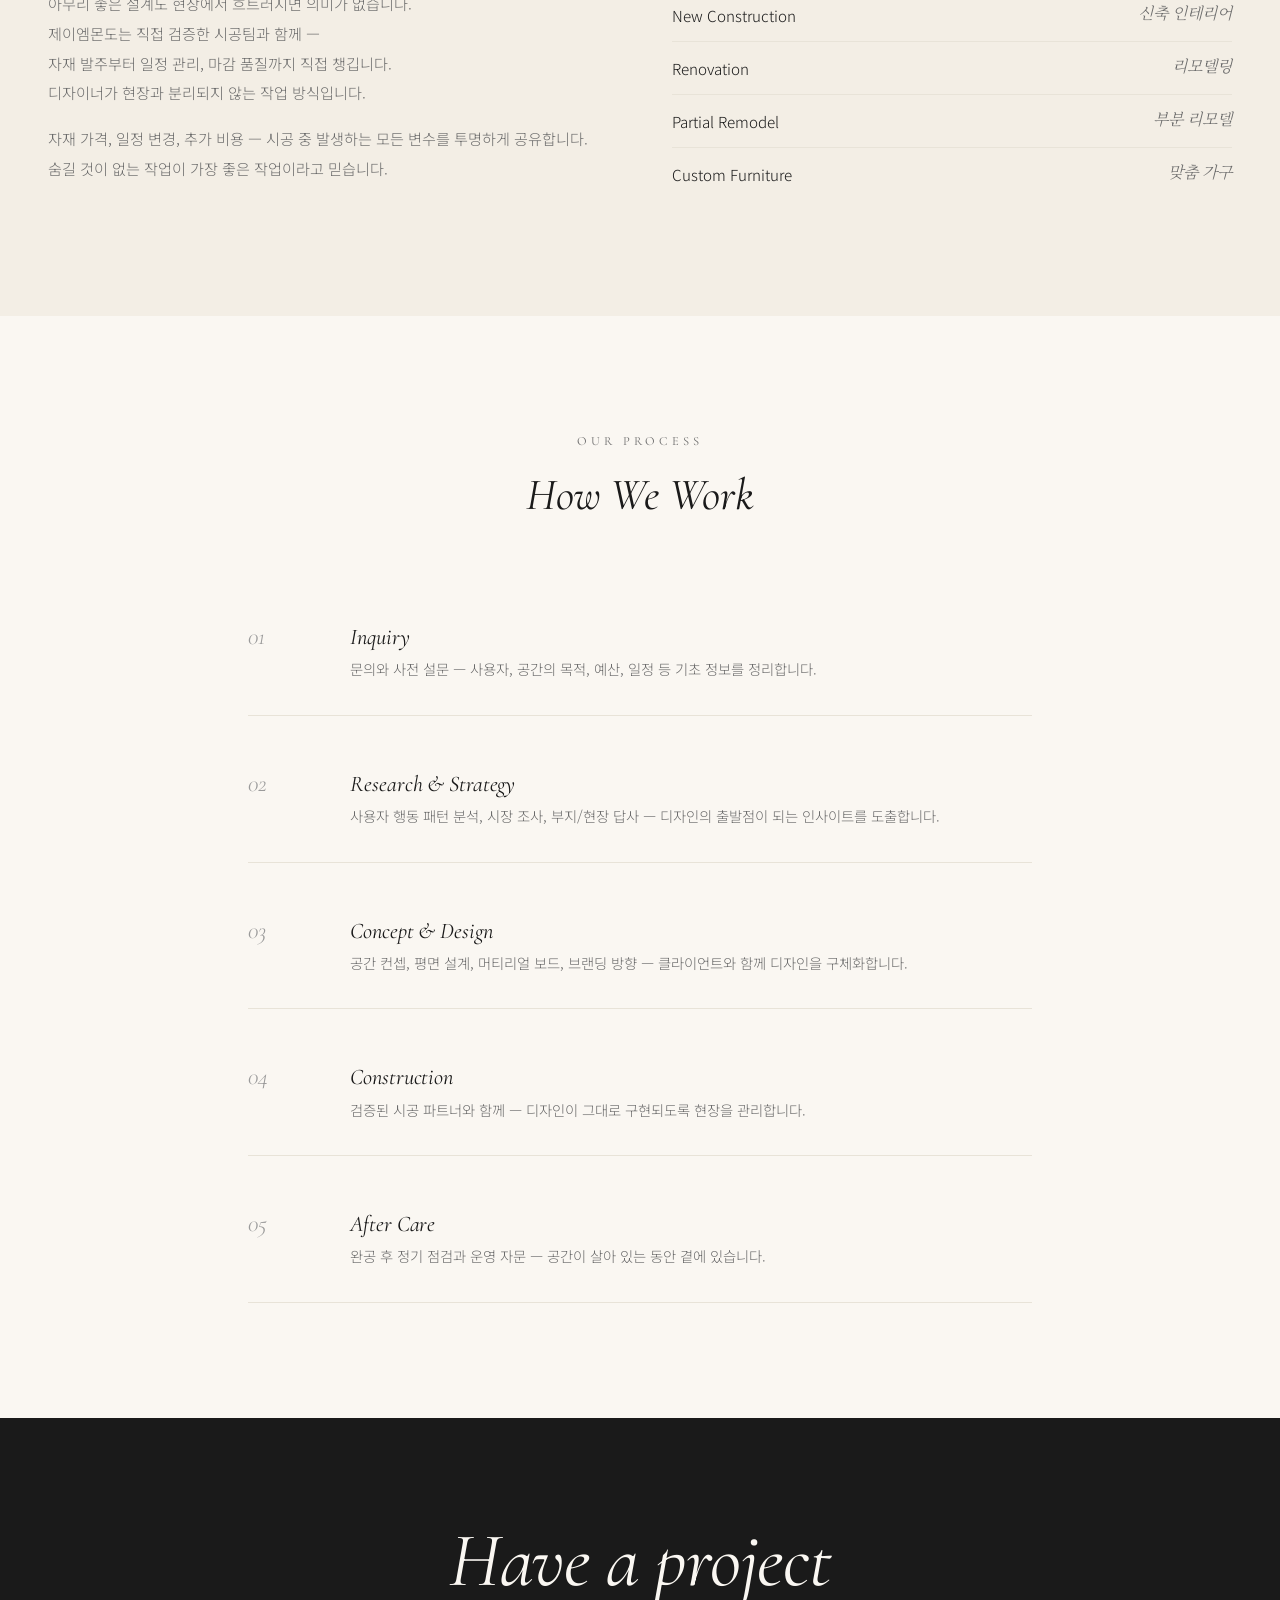
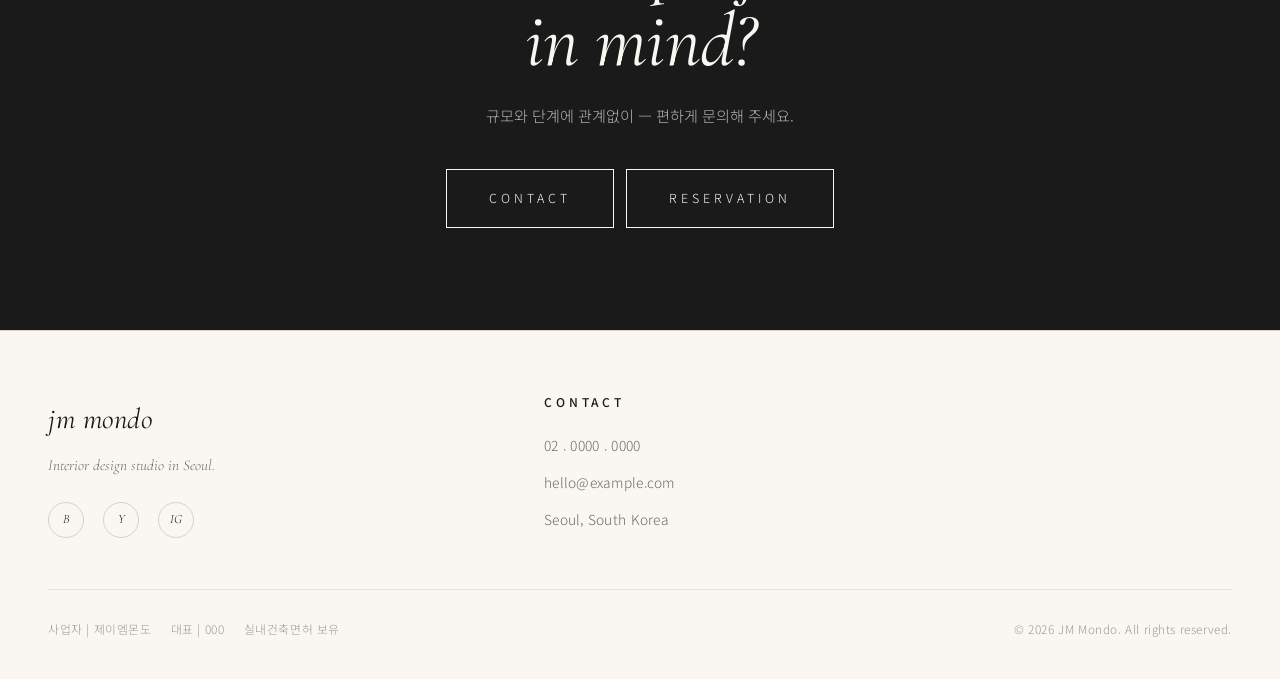
<file: business.html>
<!DOCTYPE html>
<html lang="ko">
<head>
  <meta charset="UTF-8" />
  <meta name="viewport" content="width=device-width, initial-scale=1.0" />
  <title>Business — 제이엠몬도 (JM Mondo)</title>
  <meta name="description" content="공간 디자인, 건축 디자인, 브랜드 디자인 — 제이엠몬도의 토털 디자인 솔루션." />
  <link rel="preconnect" href="https://fonts.googleapis.com" />
  <link rel="preconnect" href="https://fonts.gstatic.com" crossorigin />
  <link href="https://fonts.googleapis.com/css2?family=Cormorant+Garamond:ital,wght@0,400;0,500;1,400;1,500&family=Noto+Sans+KR:wght@300;400;500;700&family=Noto+Serif+KR:wght@300;400&display=swap" rel="stylesheet" />
  <link rel="stylesheet" href="css/style.css" />
</head>
<body>

  <header class="site-header">
    <div class="nav-inner">
      <a href="index.html" class="brand-mark"><span class="brand">jm mondo</span><span class="ko">제이엠몬도</span></a>
      <nav>
        <ul class="nav-list">
          <li><a href="about.html">ABOUT</a><ul class="submenu"><li><a href="about.html#company">COMPANY</a></li><li><a href="about.html#ceo-message">CEO MESSAGE</a></li><li><a href="about.html#promise">PROMISE</a></li></ul></li>
          <li><a href="project.html">PROJECT</a><ul class="submenu"><li><a href="project.html#all">PREVIEW</a></li><li><a href="project.html#salon">SALON</a></li><li><a href="project.html#clinic">CLINIC</a></li><li><a href="project.html#others">OTHERS</a></li></ul></li>
          <li><a href="contact.html">CONTACT</a></li>
          <li><a href="reservation.html">RESERVATION</a></li>
          <li><a href="notice.html">NOTICE</a></li>
        </ul>
      </nav>
      <button class="menu-trigger"><span>MENU</span><span class="bars"><span></span><span></span></span></button>
    </div>
  </header>

  <div class="drawer-overlay"></div>
  <aside class="mobile-drawer">
    <button class="drawer-close">CLOSE</button>
    <ul class="drawer-list">
      <li><a href="about.html">ABOUT</a></li>
      <li><a href="project.html">PROJECT</a></li>
      <li><a href="contact.html">CONTACT</a></li>
      <li><a href="reservation.html">RESERVATION</a></li>
      <li><a href="notice.html">NOTICE</a></li>
    </ul>
  </aside>

  <section class="page-hero">
    <div class="container-narrow">
      <span class="eyebrow reveal">Business</span>
      <h1 class="h-display reveal">Design &amp; Build</h1>
      <p class="body-en reveal"><em>From the first sketch to the final finish — under one roof.</em></p>
    </div>
  </section>

  <!-- ========== INTERIOR ========== -->
  <section id="interior">
    <div class="container">
      <div class="section-head">
        <span class="eyebrow reveal">01 — Interior</span>
        <h2 class="h-section reveal"><em>Interior</em></h2>
        <p class="body-kr reveal" style="max-width:54ch; margin:1rem auto 0;">
          인테리어 디자인 ㅡ 공간을 사용하는 사람의 하루를 먼저 그리는 작업.
        </p>
      </div>

      <div class="intro-grid">
        <div class="intro-block reveal">
          <span class="lang-label">Approach</span>
          <p class="body-kr">인테리어는 마감의 합이 아니라, 그 안에서 일어나는 일을 떠받치는 구조라고 생각합니다.<br>미용사가 손님을 맞고 보내는 동선, 환자가 진료를 기다리며 보내는 시간, 카페 직원이 음료를 내리는 손의 움직임 ㅡ<br>그 모든 일상을 먼저 그리고 평면을 짭니다.</p>
          <p class="body-kr" style="margin-top:1rem;">조명의 색온도, 마감재의 질감, 손이 닿는 곳의 디테일까지 ㅡ 공간이 사용자에게 전달하는 인상은 결국 이 작은 결정들의 합입니다.</p>
        </div>
        <div class="intro-block reveal">
          <span class="lang-label">Scope</span>
          <ul style="list-style:none; padding:0;">
            <li style="padding:0.7rem 0; border-bottom:1px solid var(--line-soft); display:flex; justify-content:space-between;"><span class="body-kr" style="color:var(--text);">Hair Salon</span><span style="font-family:var(--font-display); font-style:italic; color:var(--text-muted);">미용실</span></li>
            <li style="padding:0.7rem 0; border-bottom:1px solid var(--line-soft); display:flex; justify-content:space-between;"><span class="body-kr" style="color:var(--text);">Clinic</span><span style="font-family:var(--font-display); font-style:italic; color:var(--text-muted);">병원・의원</span></li>
            <li style="padding:0.7rem 0; border-bottom:1px solid var(--line-soft); display:flex; justify-content:space-between;"><span class="body-kr" style="color:var(--text);">Café &amp; Retail</span><span style="font-family:var(--font-display); font-style:italic; color:var(--text-muted);">카페・상업 공간</span></li>
            <li style="padding:0.7rem 0; border-bottom:1px solid var(--line-soft); display:flex; justify-content:space-between;"><span class="body-kr" style="color:var(--text);">Office</span><span style="font-family:var(--font-display); font-style:italic; color:var(--text-muted);">오피스</span></li>
            <li style="padding:0.7rem 0; display:flex; justify-content:space-between;"><span class="body-kr" style="color:var(--text);">Home</span><span style="font-family:var(--font-display); font-style:italic; color:var(--text-muted);">주거 공간</span></li>
          </ul>
        </div>
      </div>
    </div>
  </section>

  <!-- ========== CONSTRUCTION ========== -->
  <section id="construction" style="background:var(--bg-alt);">
    <div class="container">
      <div class="section-head">
        <span class="eyebrow reveal">02 — Construction</span>
        <h2 class="h-section reveal"><em>Construction</em></h2>
        <p class="body-kr reveal" style="max-width:54ch; margin:1rem auto 0;">
          시공 ㅡ 도면 위의 결정을 실제 마감으로 옮기는 단계.
        </p>
      </div>

      <div class="intro-grid">
        <div class="intro-block reveal">
          <span class="lang-label">Approach</span>
          <p class="body-kr">아무리 좋은 설계도 현장에서 흐트러지면 의미가 없습니다.<br>제이엠몬도는 직접 검증한 시공팀과 함께 ㅡ<br>자재 발주부터 일정 관리, 마감 품질까지 직접 챙깁니다.<br>디자이너가 현장과 분리되지 않는 작업 방식입니다.</p>
          <p class="body-kr" style="margin-top:1rem;">자재 가격, 일정 변경, 추가 비용 ㅡ 시공 중 발생하는 모든 변수를 투명하게 공유합니다. 숨길 것이 없는 작업이 가장 좋은 작업이라고 믿습니다.</p>
        </div>
        <div class="intro-block reveal">
          <span class="lang-label">Scope</span>
          <ul style="list-style:none; padding:0;">
            <li style="padding:0.7rem 0; border-bottom:1px solid var(--line-soft); display:flex; justify-content:space-between;"><span class="body-kr" style="color:var(--text);">New Construction</span><span style="font-family:var(--font-display); font-style:italic; color:var(--text-muted);">신축 인테리어</span></li>
            <li style="padding:0.7rem 0; border-bottom:1px solid var(--line-soft); display:flex; justify-content:space-between;"><span class="body-kr" style="color:var(--text);">Renovation</span><span style="font-family:var(--font-display); font-style:italic; color:var(--text-muted);">리모델링</span></li>
            <li style="padding:0.7rem 0; border-bottom:1px solid var(--line-soft); display:flex; justify-content:space-between;"><span class="body-kr" style="color:var(--text);">Partial Remodel</span><span style="font-family:var(--font-display); font-style:italic; color:var(--text-muted);">부분 리모델</span></li>
            <li style="padding:0.7rem 0; display:flex; justify-content:space-between;"><span class="body-kr" style="color:var(--text);">Custom Furniture</span><span style="font-family:var(--font-display); font-style:italic; color:var(--text-muted);">맞춤 가구</span></li>
          </ul>
        </div>
      </div>
    </div>
  </section>

  <!-- Process -->
  <section style="background:var(--bg);">
    <div class="container-narrow">
      <div class="section-head">
        <span class="eyebrow reveal">Our Process</span>
        <h2 class="h-section reveal"><em>How We Work</em></h2>
      </div>

      <ol class="process-list">
        <li class="reveal"><div><h4><em>Inquiry</em></h4><p>문의와 사전 설문 ㅡ 사용자, 공간의 목적, 예산, 일정 등 기초 정보를 정리합니다.</p></div></li>
        <li class="reveal"><div><h4><em>Research &amp; Strategy</em></h4><p>사용자 행동 패턴 분석, 시장 조사, 부지/현장 답사 ㅡ 디자인의 출발점이 되는 인사이트를 도출합니다.</p></div></li>
        <li class="reveal"><div><h4><em>Concept &amp; Design</em></h4><p>공간 컨셉, 평면 설계, 머티리얼 보드, 브랜딩 방향 ㅡ 클라이언트와 함께 디자인을 구체화합니다.</p></div></li>
        <li class="reveal"><div><h4><em>Construction</em></h4><p>검증된 시공 파트너와 함께 ㅡ 디자인이 그대로 구현되도록 현장을 관리합니다.</p></div></li>
        <li class="reveal"><div><h4><em>After Care</em></h4><p>완공 후 정기 점검과 운영 자문 ㅡ 공간이 살아 있는 동안 곁에 있습니다.</p></div></li>
      </ol>
    </div>
  </section>

  <section class="cta-banner">
    <div class="container">
      <h2 class="h-display"><em>Have a project<br/>in mind?</em></h2>
      <p class="body-kr">규모와 단계에 관계없이 ㅡ 편하게 문의해 주세요.</p>
      <div style="display:flex; gap:0.8rem; flex-wrap:wrap; justify-content:center;">
        <a href="contact.html" class="cta-button">Contact</a>
        <a href="reservation.html" class="cta-button">Reservation</a>
      </div>
    </div>
  </section>

  <footer class="site-footer">
    <div class="container">
      <div class="footer-grid">
        <div class="footer-brand"><span class="brand"><em>jm mondo</em></span><p class="tagline">Interior design studio in Seoul.</p><div class="footer-social"><a href="#"><em>B</em></a><a href="#"><em>Y</em></a><a href="#"><em>IG</em></a></div></div>
        <div class="footer-col"><h4>Contact</h4><ul><li><a href="tel:0212345678">02 . 0000 . 0000</a></li><li><a href="mailto:hello@example.com">hello@example.com</a></li><li><span>Seoul, South Korea</span></li></ul></div>
      </div>
      <div class="footer-meta">
        <div class="biz"><span>사업자 | 제이엠몬도</span><span>대표 | 000</span><span>실내건축면허 보유</span></div>
        <div>© 2026 JM Mondo. All rights reserved.</div>
      </div>
    </div>
  </footer>

  <div class="side-actions">
    <a href="#" class="side-action kakao"><span>Kakao</span></a>
    <a href="reservation.html" class="side-action"><span>예약</span></a>
    <a href="tel:0212345678" class="side-action"><span>Tel</span></a>
  </div>

  <script src="js/main.js"></script>
</body>
</html>
</file>
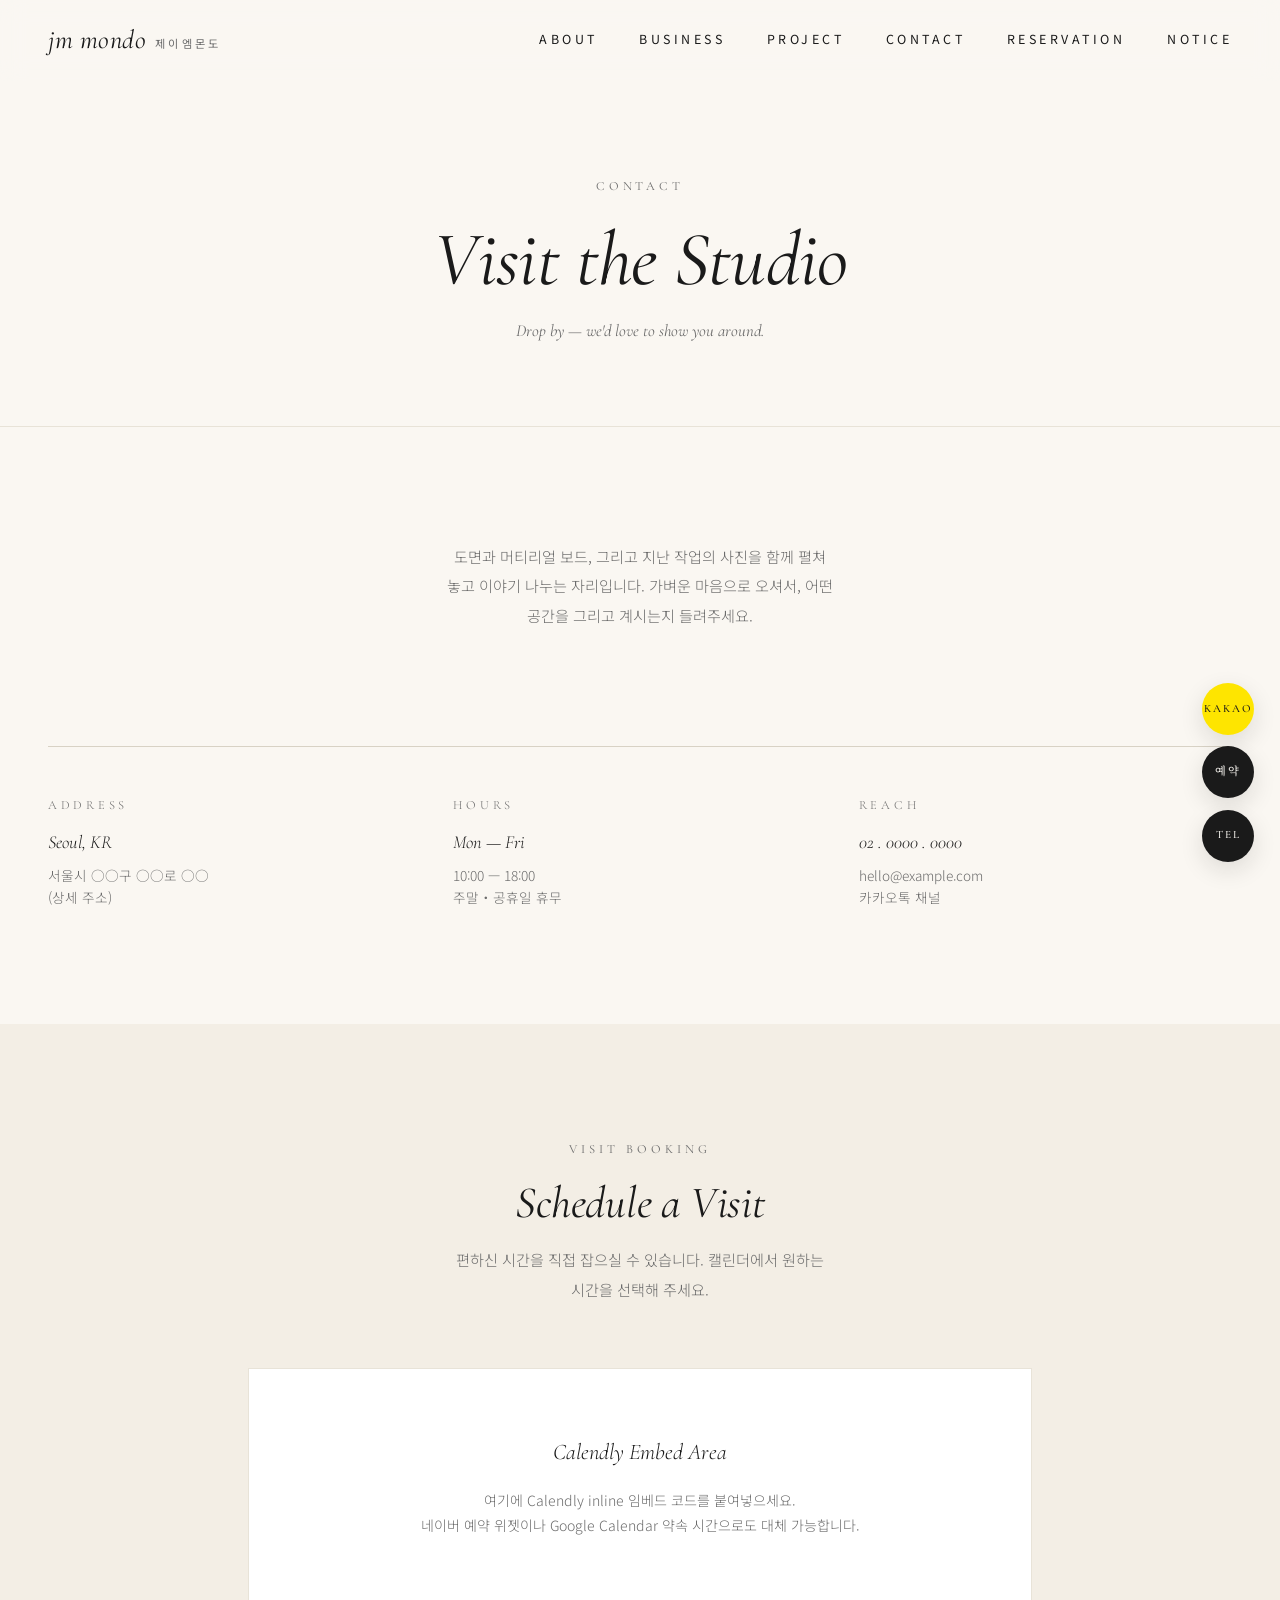
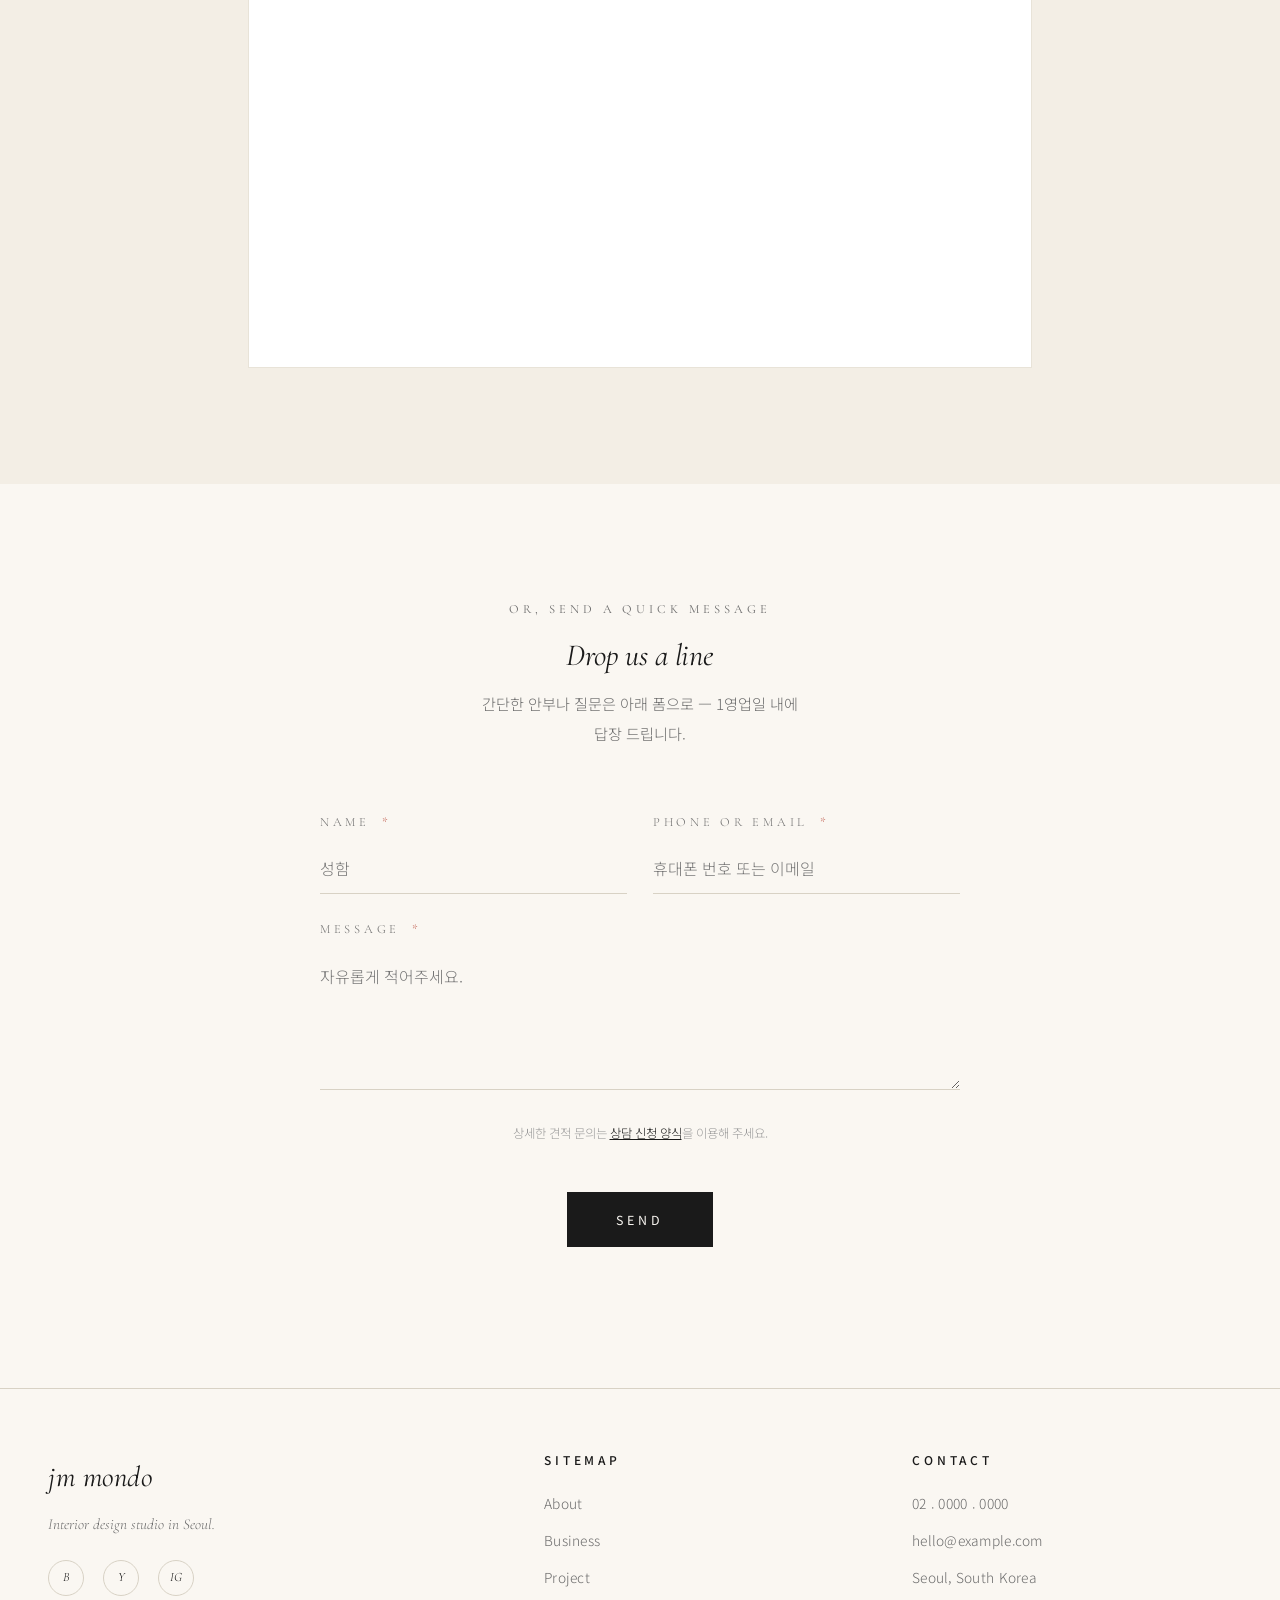
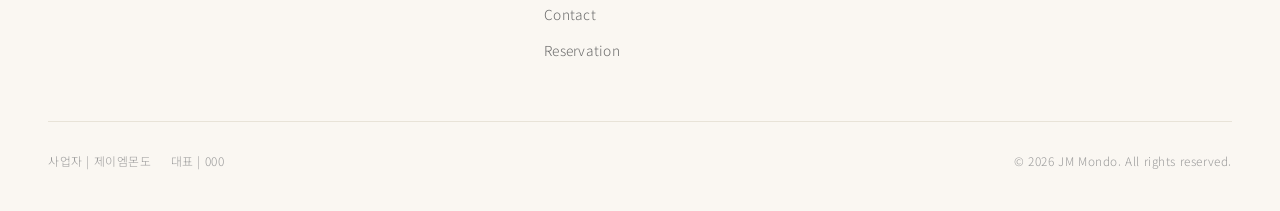
<file: contact.html>
<!DOCTYPE html>
<html lang="ko">
<head>
  <meta charset="UTF-8" />
  <meta name="viewport" content="width=device-width, initial-scale=1.0" />
  <title>Contact — 제이엠몬도 (JM Mondo)</title>
  <meta name="description" content="제이엠몬도 스튜디오 방문 안내 — 위치, 운영 시간, 연락 방법." />
  <link rel="preconnect" href="https://fonts.googleapis.com" />
  <link rel="preconnect" href="https://fonts.gstatic.com" crossorigin />
  <link href="https://fonts.googleapis.com/css2?family=Cormorant+Garamond:ital,wght@0,400;0,500;1,400;1,500&family=Noto+Sans+KR:wght@300;400;500;700&family=Noto+Serif+KR:wght@300;400&display=swap" rel="stylesheet" />
  <link rel="stylesheet" href="css/style.css" />
</head>
<body>

  <header class="site-header">
    <div class="nav-inner">
      <a href="index.html" class="brand-mark"><span class="brand">jm mondo</span><span class="ko">제이엠몬도</span></a>
      <nav>
        <ul class="nav-list">
          <li><a href="about.html">ABOUT</a><ul class="submenu"><li><a href="about.html#company">COMPANY</a></li><li><a href="about.html#ceo-message">CEO MESSAGE</a></li><li><a href="about.html#promise">PROMISE</a></li></ul></li>
          <li><a href="business.html">BUSINESS</a><ul class="submenu"><li><a href="business.html#interior">INTERIOR</a></li><li><a href="business.html#construction">CONSTRUCTION</a></li></ul></li>
          <li><a href="project.html">PROJECT</a></li>
          <li><a href="contact.html">CONTACT</a></li>
          <li><a href="reservation.html">RESERVATION</a></li>
          <li><a href="notice.html">NOTICE</a></li>
        </ul>
      </nav>
      <button class="menu-trigger"><span>MENU</span><span class="bars"><span></span><span></span></span></button>
    </div>
  </header>

  <div class="drawer-overlay"></div>
  <aside class="mobile-drawer">
    <button class="drawer-close">CLOSE</button>
    <ul class="drawer-list">
      <li><a href="about.html">ABOUT</a></li>
      <li><a href="business.html">BUSINESS</a></li>
      <li><a href="project.html">PROJECT</a></li>
      <li><a href="contact.html">CONTACT</a></li>
      <li><a href="reservation.html">RESERVATION</a></li>
      <li><a href="notice.html">NOTICE</a></li>
    </ul>
  </aside>

  <section class="page-hero">
    <div class="container-narrow">
      <span class="eyebrow reveal">Contact</span>
      <h1 class="h-display reveal">Visit the Studio</h1>
      <p class="body-en reveal"><em>Drop by — we'd love to show you around.</em></p>
    </div>
  </section>

  <section>
    <div class="container-narrow">
      <p class="body-kr reveal" style="text-align:center; max-width:50ch; margin:0 auto;">
        도면과 머티리얼 보드, 그리고 지난 작업의 사진을 함께 펼쳐 놓고 이야기 나누는 자리입니다. 가벼운 마음으로 오셔서, 어떤 공간을 그리고 계시는지 들려주세요.
      </p>
    </div>
  </section>

  <section style="padding-top:0;">
    <div class="container">
      <div class="contact-info" style="border-top:1px solid var(--line); padding-top:3rem; margin-top:0;">
        <div class="contact-info-item reveal">
          <div class="label">Address</div>
          <div class="value"><em>Seoul, KR</em></div>
          <div class="value-sub">서울시 ○○구 ○○로 ○○<br/>(상세 주소)</div>
        </div>
        <div class="contact-info-item reveal">
          <div class="label">Hours</div>
          <div class="value"><em>Mon — Fri</em></div>
          <div class="value-sub">10:00 — 18:00<br/>주말・공휴일 휴무</div>
        </div>
        <div class="contact-info-item reveal">
          <div class="label">Reach</div>
          <div class="value"><em>02 . 0000 . 0000</em></div>
          <div class="value-sub">
            <a href="mailto:hello@example.com">hello@example.com</a><br/>
            <a href="http://pf.kakao.com/" target="_blank" rel="noopener">카카오톡 채널</a>
          </div>
        </div>
      </div>
    </div>
  </section>

  <section style="background:var(--bg-alt);">
    <div class="container-narrow">
      <div class="section-head">
        <span class="eyebrow reveal">Visit Booking</span>
        <h2 class="h-section reveal"><em>Schedule a Visit</em></h2>
        <p class="body-kr reveal" style="max-width:48ch; margin:1rem auto 0;">
          편하신 시간을 직접 잡으실 수 있습니다. 캘린더에서 원하는 시간을 선택해 주세요.
        </p>
      </div>

      <!--
        ╔══════════════════════════════════════════════════════════════════════
        ║  CALENDLY 임베드 안내:
        ║  1. https://calendly.com 가입 후 이벤트 생성 (예: "스튜디오 방문 30분")
        ║  2. Share → Embed → Inline embed 코드 복사
        ║  3. 아래 .embed-frame 안의 placeholder 부분을 복사한 코드로 교체
        ║  4. 또는 네이버 예약, Google Calendar Appointments 로 대체 가능
        ╚══════════════════════════════════════════════════════════════════════
      -->
      <div class="embed-frame reveal" id="calendly-embed">
        <div style="padding:3rem 1rem; text-align:center; color:var(--text-muted);">
          <p style="font-family:var(--font-display); font-style:italic; font-size:1.4rem; margin-bottom:1rem; color:var(--text);">
            <em>Calendly Embed Area</em>
          </p>
          <p style="font-size:0.88rem; line-height:1.8;">
            여기에 Calendly inline 임베드 코드를 붙여넣으세요.<br/>
            네이버 예약 위젯이나 Google Calendar 약속 시간으로도 대체 가능합니다.
          </p>
        </div>
      </div>
    </div>
  </section>

  <section>
    <div class="container-narrow">
      <div class="section-head">
        <span class="eyebrow reveal">Or, send a quick message</span>
        <h2 class="h-section reveal" style="font-size:clamp(1.4rem, 2.4vw, 2rem);"><em>Drop us a line</em></h2>
        <p class="body-kr reveal" style="max-width:42ch; margin:1rem auto 0;">
          간단한 안부나 질문은 아래 폼으로 ㅡ 1영업일 내에 답장 드립니다.
        </p>
      </div>

      <form
        class="form-wrap"
        data-form
        data-fake="true"
        method="POST"
        action="https://formspree.io/f/YOUR_FORM_ID"
      >
        <div class="field-row">
          <div class="field reveal">
            <label for="c-name">Name <span class="req">*</span></label>
            <input type="text" id="c-name" name="name" required placeholder="성함" />
          </div>
          <div class="field reveal">
            <label for="c-contact">Phone or Email <span class="req">*</span></label>
            <input type="text" id="c-contact" name="contact" required placeholder="휴대폰 번호 또는 이메일" />
          </div>
        </div>

        <div class="field reveal">
          <label for="c-msg">Message <span class="req">*</span></label>
          <textarea id="c-msg" name="message" required placeholder="자유롭게 적어주세요."></textarea>
        </div>

        <p style="text-align:center; font-size:0.78rem; color:var(--text-soft); margin-bottom:1.4rem;">
          상세한 견적 문의는 <a href="reservation.html" style="color:var(--text); text-decoration:underline;">상담 신청 양식</a>을 이용해 주세요.
        </p>

        <div class="field reveal" style="text-align:center;">
          <button type="submit" class="submit-btn">Send</button>
        </div>
      </form>
    </div>
  </section>

  <footer class="site-footer">
    <div class="container">
      <div class="footer-grid">
        <div class="footer-brand"><span class="brand"><em>jm mondo</em></span><p class="tagline">Interior design studio in Seoul.</p><div class="footer-social"><a href="#"><em>B</em></a><a href="#"><em>Y</em></a><a href="#"><em>IG</em></a></div></div>
        <div class="footer-col"><h4>Sitemap</h4><ul><li><a href="about.html">About</a></li><li><a href="business.html">Business</a></li><li><a href="project.html">Project</a></li><li><a href="contact.html">Contact</a></li><li><a href="reservation.html">Reservation</a></li></ul></div>
        <div class="footer-col"><h4>Contact</h4><ul><li><a href="tel:0212345678">02 . 0000 . 0000</a></li><li><a href="mailto:hello@example.com">hello@example.com</a></li><li><span>Seoul, South Korea</span></li></ul></div>
      </div>
      <div class="footer-meta">
        <div class="biz"><span>사업자 | 제이엠몬도</span><span>대표 | 000</span></div>
        <div>© 2026 JM Mondo. All rights reserved.</div>
      </div>
    </div>
  </footer>

  <div class="side-actions">
    <a href="#" class="side-action kakao"><span>Kakao</span></a>
    <a href="reservation.html" class="side-action"><span>예약</span></a>
    <a href="tel:0212345678" class="side-action"><span>Tel</span></a>
  </div>

  <script src="js/main.js"></script>
</body>
</html>
</file>
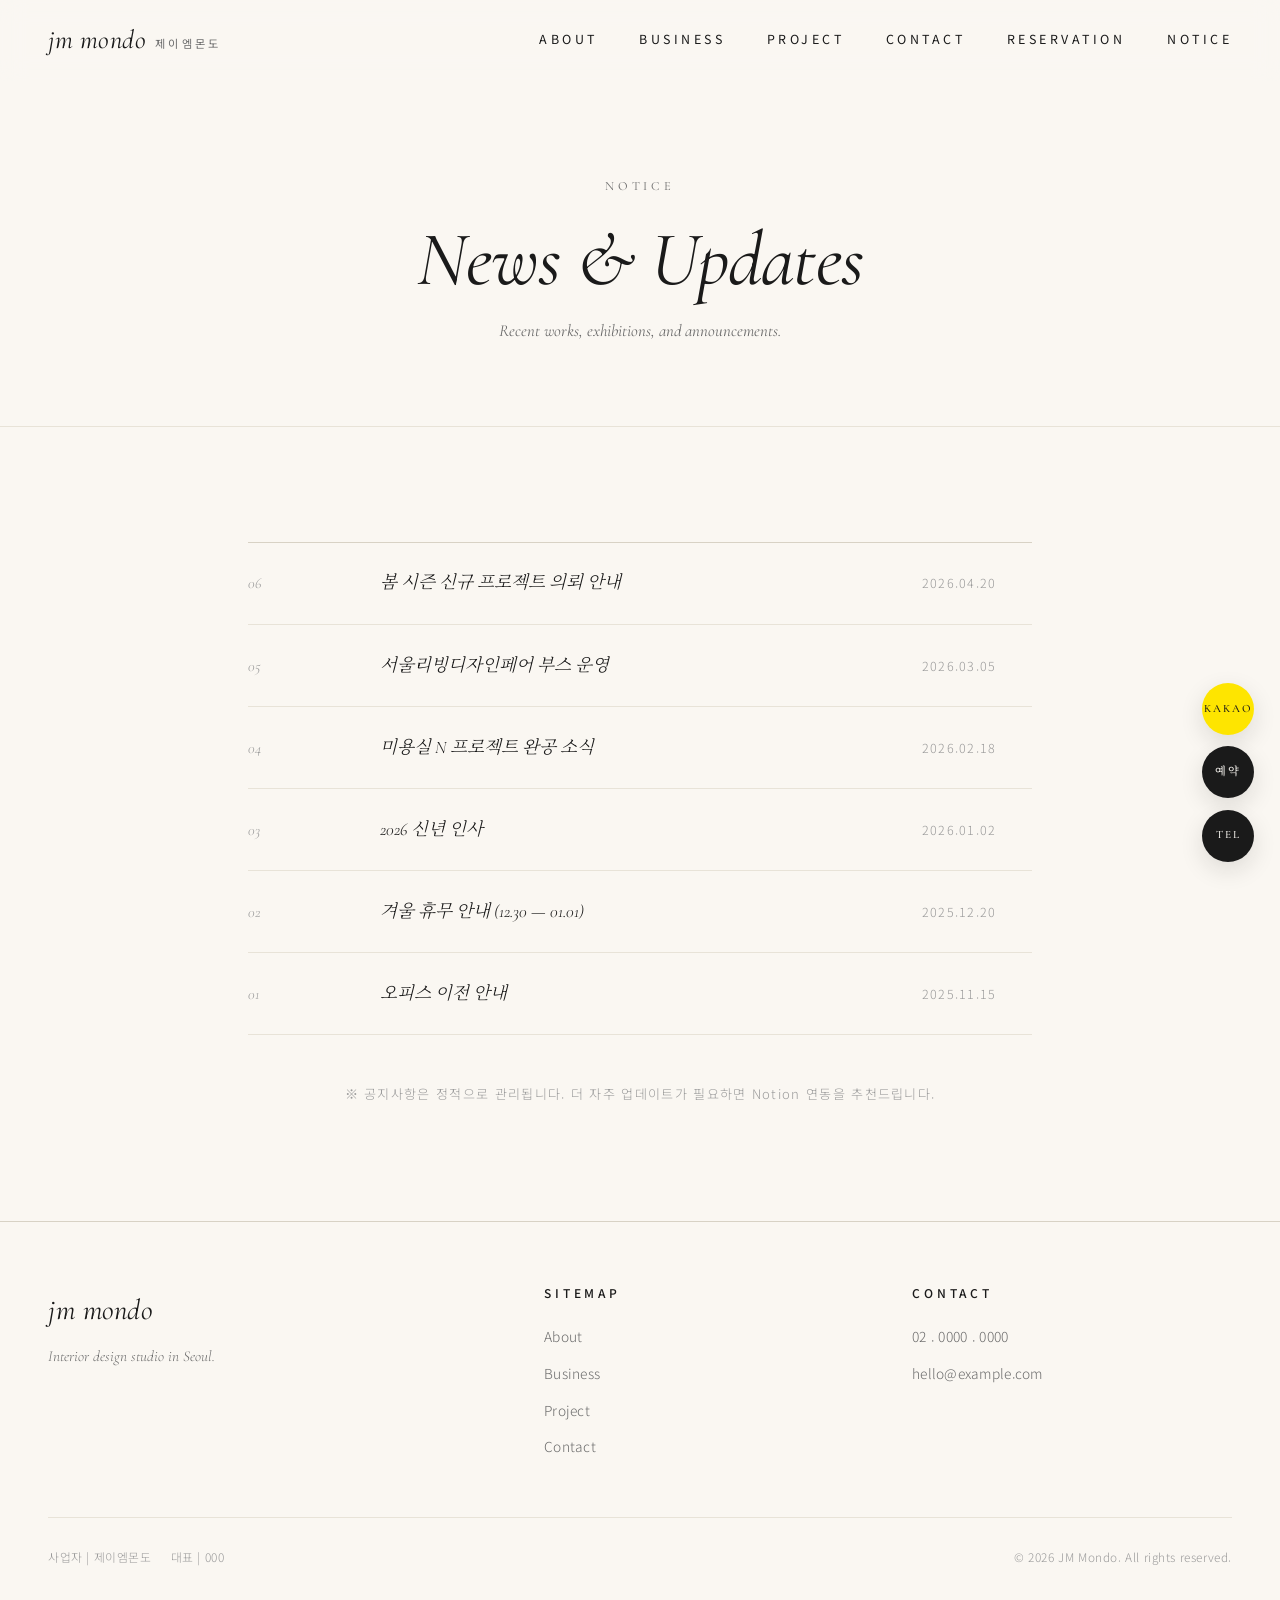
<file: notice.html>
<!DOCTYPE html>
<html lang="ko">
<head>
  <meta charset="UTF-8" />
  <meta name="viewport" content="width=device-width, initial-scale=1.0" />
  <title>Notice — 제이엠몬도 (JM Mondo)</title>
  <link rel="preconnect" href="https://fonts.googleapis.com" />
  <link rel="preconnect" href="https://fonts.gstatic.com" crossorigin />
  <link href="https://fonts.googleapis.com/css2?family=Cormorant+Garamond:ital,wght@0,400;0,500;1,400;1,500&family=Noto+Sans+KR:wght@300;400;500;700&family=Noto+Serif+KR:wght@300;400&display=swap" rel="stylesheet" />
  <link rel="stylesheet" href="css/style.css" />
</head>
<body>

  <header class="site-header">
    <div class="nav-inner">
      <a href="index.html" class="brand-mark"><span class="brand">jm mondo</span><span class="ko">제이엠몬도</span></a>
      <nav>
        <ul class="nav-list">
          <li><a href="about.html">ABOUT</a></li>
          <li><a href="business.html">BUSINESS</a></li>
          <li><a href="project.html">PROJECT</a></li>
          <li><a href="contact.html">CONTACT</a></li>
          <li><a href="reservation.html">RESERVATION</a></li>
          <li><a href="notice.html">NOTICE</a></li>
        </ul>
      </nav>
      <button class="menu-trigger"><span>MENU</span><span class="bars"><span></span><span></span></span></button>
    </div>
  </header>

  <div class="drawer-overlay"></div>
  <aside class="mobile-drawer">
    <button class="drawer-close">CLOSE</button>
    <ul class="drawer-list">
      <li><a href="about.html">ABOUT</a></li>
      <li><a href="business.html">BUSINESS</a></li>
      <li><a href="project.html">PROJECT</a></li>
      <li><a href="contact.html">CONTACT</a></li>
      <li><a href="reservation.html">RESERVATION</a></li>
      <li><a href="notice.html">NOTICE</a></li>
    </ul>
  </aside>

  <section class="page-hero">
    <div class="container-narrow">
      <span class="eyebrow reveal">Notice</span>
      <h1 class="h-display reveal">News &amp; Updates</h1>
      <p class="body-en reveal"><em>Recent works, exhibitions, and announcements.</em></p>
    </div>
  </section>

  <section>
    <div class="container-narrow">
      <ul class="notice-list">
        <li class="reveal">
          <span class="num"><em>06</em></span>
          <span class="title"><em>봄 시즌 신규 프로젝트 의뢰 안내</em></span>
          <span class="date">2026.04.20</span>
        </li>
        <li class="reveal">
          <span class="num"><em>05</em></span>
          <span class="title"><em>서울리빙디자인페어 부스 운영</em></span>
          <span class="date">2026.03.05</span>
        </li>
        <li class="reveal">
          <span class="num"><em>04</em></span>
          <span class="title"><em>미용실 N 프로젝트 완공 소식</em></span>
          <span class="date">2026.02.18</span>
        </li>
        <li class="reveal">
          <span class="num"><em>03</em></span>
          <span class="title"><em>2026 신년 인사</em></span>
          <span class="date">2026.01.02</span>
        </li>
        <li class="reveal">
          <span class="num"><em>02</em></span>
          <span class="title"><em>겨울 휴무 안내 (12.30 — 01.01)</em></span>
          <span class="date">2025.12.20</span>
        </li>
        <li class="reveal">
          <span class="num"><em>01</em></span>
          <span class="title"><em>오피스 이전 안내</em></span>
          <span class="date">2025.11.15</span>
        </li>
      </ul>

      <p style="margin-top:3rem; text-align:center; font-size:0.82rem; color:var(--text-soft); letter-spacing:0.1em;">
        ※ 공지사항은 정적으로 관리됩니다. 더 자주 업데이트가 필요하면 Notion 연동을 추천드립니다.
      </p>
    </div>
  </section>

  <footer class="site-footer">
    <div class="container">
      <div class="footer-grid">
        <div class="footer-brand"><span class="brand"><em>jm mondo</em></span><p class="tagline">Interior design studio in Seoul.</p></div>
        <div class="footer-col"><h4>Sitemap</h4><ul><li><a href="about.html">About</a></li><li><a href="business.html">Business</a></li><li><a href="project.html">Project</a></li><li><a href="contact.html">Contact</a></li></ul></div>
        <div class="footer-col"><h4>Contact</h4><ul><li><a href="tel:0212345678">02 . 0000 . 0000</a></li><li><a href="mailto:hello@example.com">hello@example.com</a></li></ul></div>
      </div>
      <div class="footer-meta">
        <div class="biz"><span>사업자 | 제이엠몬도</span><span>대표 | 000</span></div>
        <div>© 2026 JM Mondo. All rights reserved.</div>
      </div>
    </div>
  </footer>

  <div class="side-actions">
    <a href="#" class="side-action kakao"><span>Kakao</span></a>
    <a href="reservation.html" class="side-action"><span>예약</span></a>
    <a href="tel:0212345678" class="side-action"><span>Tel</span></a>
  </div>

  <script src="js/main.js"></script>
</body>
</html>
</file>
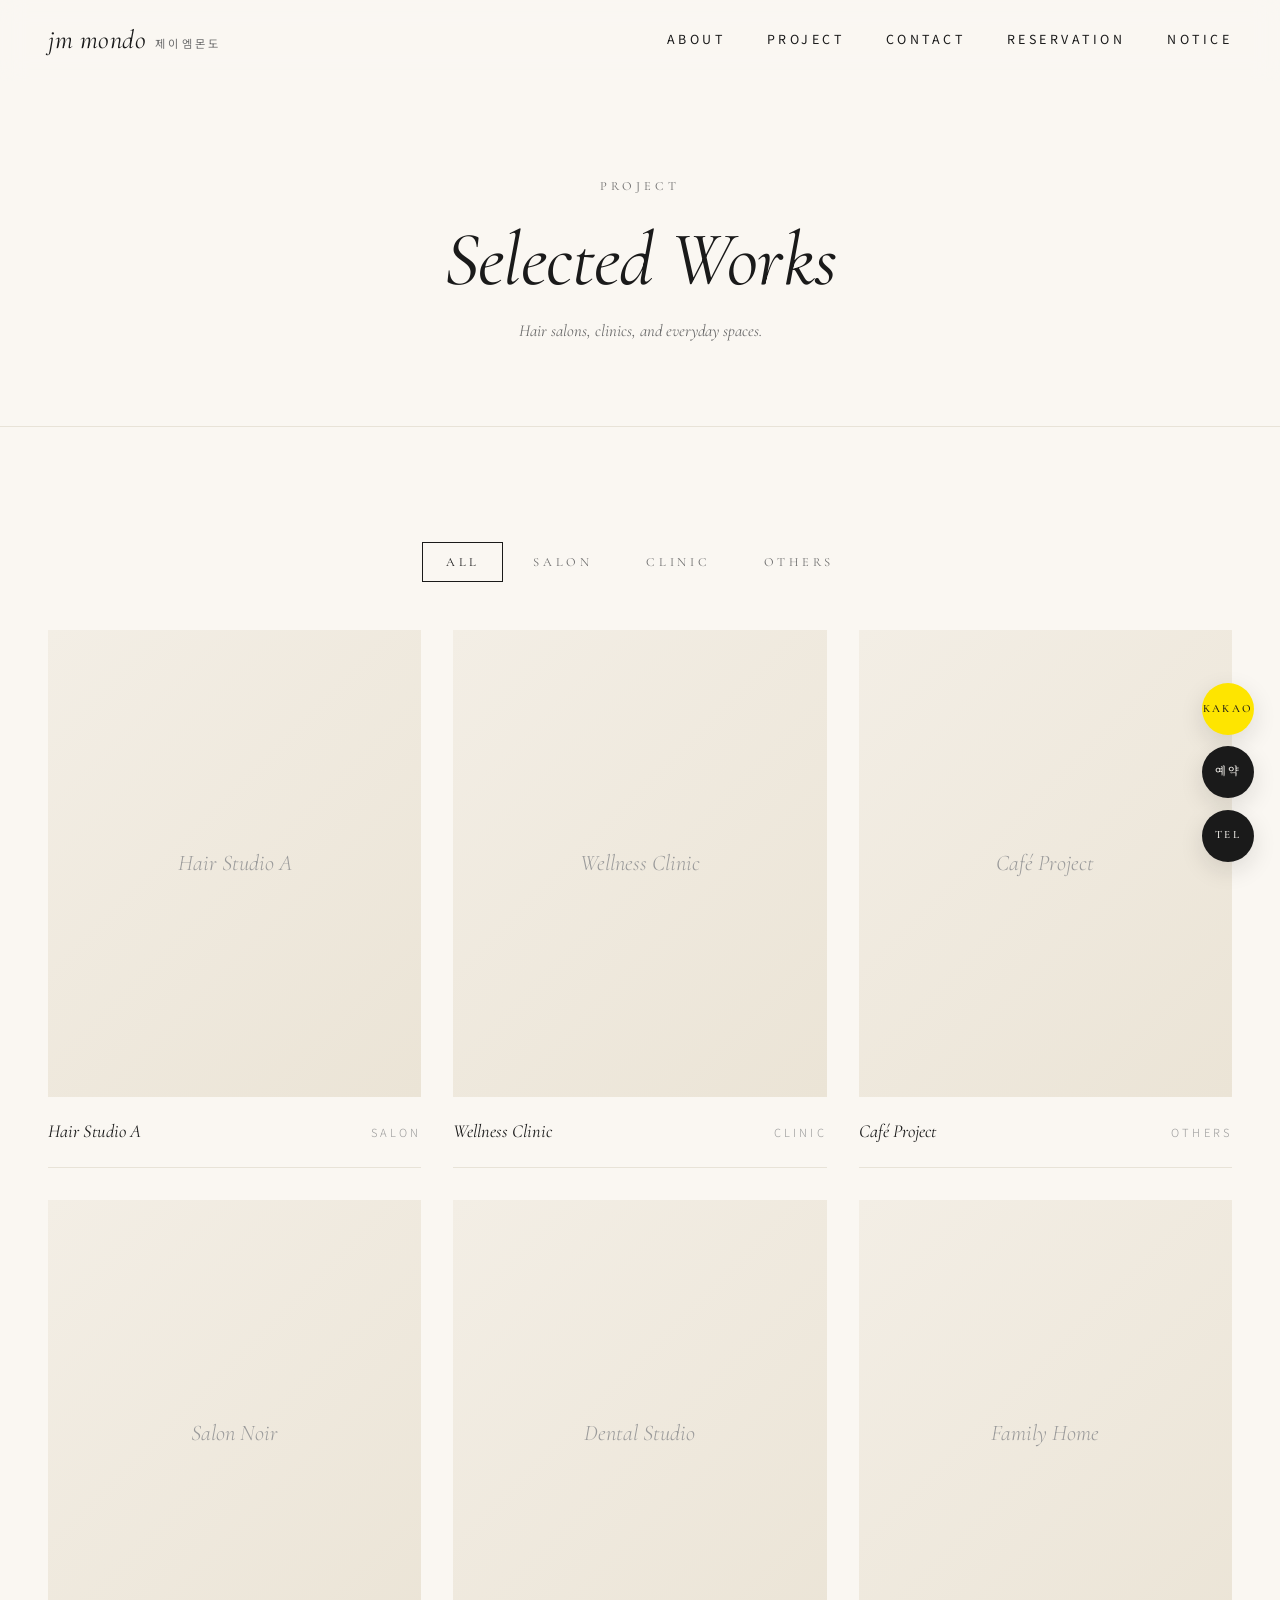
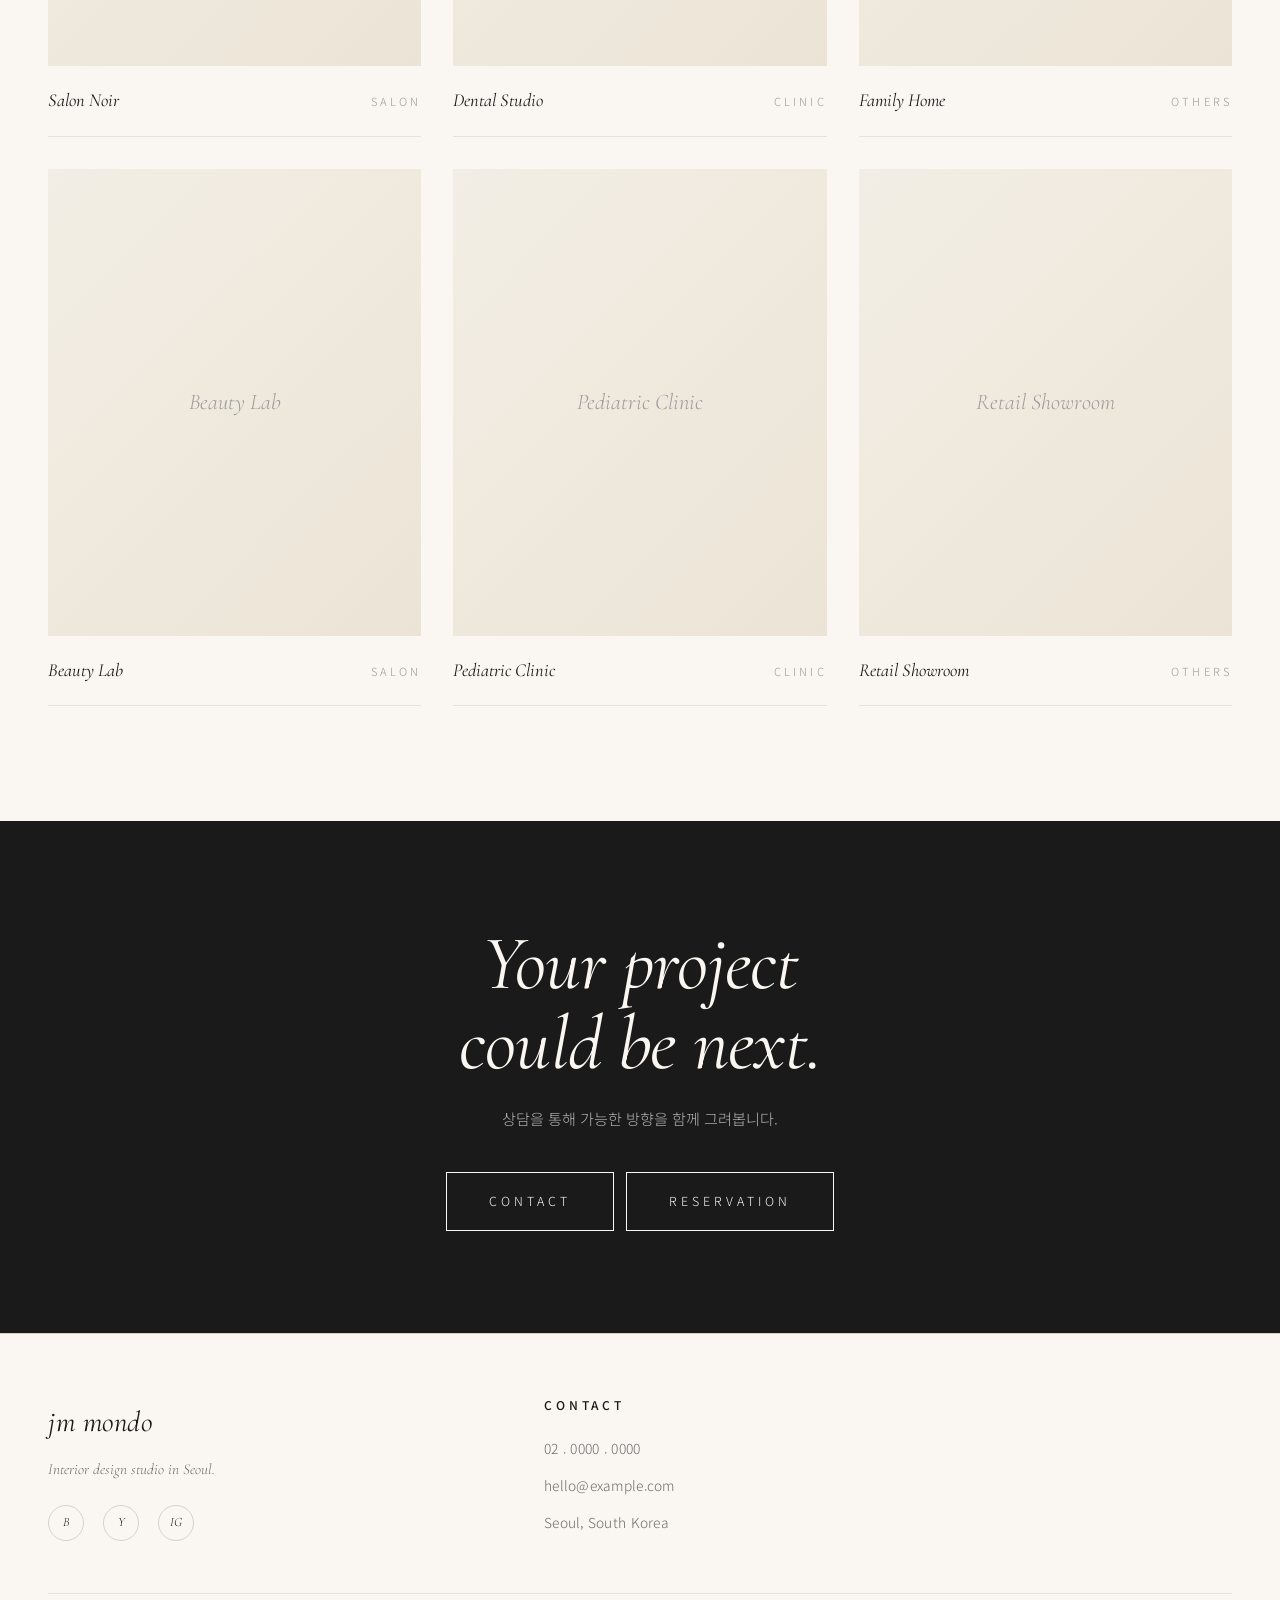
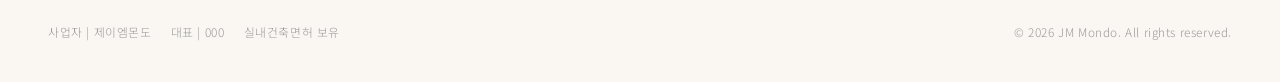
<file: project.html>
<!DOCTYPE html>
<html lang="ko">
<head>
  <meta charset="UTF-8" />
  <meta name="viewport" content="width=device-width, initial-scale=1.0" />
  <title>Project — 제이엠몬도 (JM Mondo)</title>
  <meta name="description" content="병원, 건축, 브랜딩 — 제이엠몬도의 실제 작업 사례." />
  <link rel="preconnect" href="https://fonts.googleapis.com" />
  <link rel="preconnect" href="https://fonts.gstatic.com" crossorigin />
  <link href="https://fonts.googleapis.com/css2?family=Cormorant+Garamond:ital,wght@0,400;0,500;1,400;1,500&family=Noto+Sans+KR:wght@300;400;500;700&family=Noto+Serif+KR:wght@300;400&display=swap" rel="stylesheet" />
  <link rel="stylesheet" href="css/style.css" />
</head>
<body>

  <header class="site-header">
    <div class="nav-inner">
      <a href="index.html" class="brand-mark"><span class="brand">jm mondo</span><span class="ko">제이엠몬도</span></a>
      <nav>
        <ul class="nav-list">
          <li><a href="about.html">ABOUT</a><ul class="submenu"><li><a href="about.html#company">COMPANY</a></li><li><a href="about.html#ceo-message">CEO MESSAGE</a></li><li><a href="about.html#promise">PROMISE</a></li></ul></li>
          <li><a href="project.html">PROJECT</a><ul class="submenu"><li><a href="project.html#all">PREVIEW</a></li><li><a href="project.html#salon">SALON</a></li><li><a href="project.html#clinic">CLINIC</a></li><li><a href="project.html#others">OTHERS</a></li></ul></li>
          <li><a href="contact.html">CONTACT</a></li>
          <li><a href="reservation.html">RESERVATION</a></li>
          <li><a href="notice.html">NOTICE</a></li>
        </ul>
      </nav>
      <button class="menu-trigger"><span>MENU</span><span class="bars"><span></span><span></span></span></button>
    </div>
  </header>

  <div class="drawer-overlay"></div>
  <aside class="mobile-drawer">
    <button class="drawer-close">CLOSE</button>
    <ul class="drawer-list">
      <li><a href="about.html">ABOUT</a></li>
      <li><a href="business.html">BUSINESS</a></li>
      <li><a href="project.html">PROJECT</a><ul class="sub-list"><li><a href="project.html#salon">— Salon</a></li><li><a href="project.html#clinic">— Clinic</a></li><li><a href="project.html#others">— Others</a></li></ul></li>
      <li><a href="contact.html">CONTACT</a></li>
      <li><a href="reservation.html">RESERVATION</a></li>
      <li><a href="notice.html">NOTICE</a></li>
    </ul>
  </aside>

  <section class="page-hero">
    <div class="container-narrow">
      <span class="eyebrow reveal">Project</span>
      <h1 class="h-display reveal">Selected Works</h1>
      <p class="body-en reveal"><em>Hair salons, clinics, and everyday spaces.</em></p>
    </div>
  </section>

  <section id="all">
    <div class="container">
      <!-- Filter -->
      <div class="project-filter reveal">
        <button data-filter="all" class="active">All</button>
        <button data-filter="salon">Salon</button>
        <button data-filter="clinic">Clinic</button>
        <button data-filter="others">Others</button>
      </div>

      <!-- Grid -->
      <div class="project-grid">
        <a href="#" class="project-item reveal" data-cat="salon">
          <div class="img-wrap"><div class="placeholder"><em>Hair Studio A</em></div></div>
          <div class="meta"><span class="name"><em>Hair Studio A</em></span><span class="cat">Salon</span></div>
        </a>
        <a href="#" class="project-item reveal" data-cat="clinic">
          <div class="img-wrap"><div class="placeholder"><em>Wellness Clinic</em></div></div>
          <div class="meta"><span class="name"><em>Wellness Clinic</em></span><span class="cat">Clinic</span></div>
        </a>
        <a href="#" class="project-item reveal" data-cat="others">
          <div class="img-wrap"><div class="placeholder"><em>Café Project</em></div></div>
          <div class="meta"><span class="name"><em>Café Project</em></span><span class="cat">Others</span></div>
        </a>
        <a href="#" class="project-item reveal" data-cat="salon">
          <div class="img-wrap"><div class="placeholder"><em>Salon Noir</em></div></div>
          <div class="meta"><span class="name"><em>Salon Noir</em></span><span class="cat">Salon</span></div>
        </a>
        <a href="#" class="project-item reveal" data-cat="clinic">
          <div class="img-wrap"><div class="placeholder"><em>Dental Studio</em></div></div>
          <div class="meta"><span class="name"><em>Dental Studio</em></span><span class="cat">Clinic</span></div>
        </a>
        <a href="#" class="project-item reveal" data-cat="others">
          <div class="img-wrap"><div class="placeholder"><em>Family Home</em></div></div>
          <div class="meta"><span class="name"><em>Family Home</em></span><span class="cat">Others</span></div>
        </a>
        <a href="#" class="project-item reveal" data-cat="salon">
          <div class="img-wrap"><div class="placeholder"><em>Beauty Lab</em></div></div>
          <div class="meta"><span class="name"><em>Beauty Lab</em></span><span class="cat">Salon</span></div>
        </a>
        <a href="#" class="project-item reveal" data-cat="clinic">
          <div class="img-wrap"><div class="placeholder"><em>Pediatric Clinic</em></div></div>
          <div class="meta"><span class="name"><em>Pediatric Clinic</em></span><span class="cat">Clinic</span></div>
        </a>
        <a href="#" class="project-item reveal" data-cat="others">
          <div class="img-wrap"><div class="placeholder"><em>Retail Showroom</em></div></div>
          <div class="meta"><span class="name"><em>Retail Showroom</em></span><span class="cat">Others</span></div>
        </a>
      </div>
    </div>
  </section>

  <!-- Anchor sections for nav links -->
  <span id="salon" style="display:block; visibility:hidden; height:0;"></span>
  <span id="clinic" style="display:block; visibility:hidden; height:0;"></span>
  <span id="others" style="display:block; visibility:hidden; height:0;"></span>

  <section class="cta-banner">
    <div class="container">
      <h2 class="h-display"><em>Your project<br/>could be next.</em></h2>
      <p class="body-kr">상담을 통해 가능한 방향을 함께 그려봅니다.</p>
      <div style="display:flex; gap:0.8rem; flex-wrap:wrap; justify-content:center;">
        <a href="contact.html" class="cta-button">Contact</a>
        <a href="reservation.html" class="cta-button">Reservation</a>
      </div>
    </div>
  </section>

  <footer class="site-footer">
    <div class="container">
      <div class="footer-grid">
        <div class="footer-brand"><span class="brand"><em>jm mondo</em></span><p class="tagline">Interior design studio in Seoul.</p><div class="footer-social"><a href="#"><em>B</em></a><a href="#"><em>Y</em></a><a href="#"><em>IG</em></a></div></div>
        <div class="footer-col"><h4>Contact</h4><ul><li><a href="tel:0212345678">02 . 0000 . 0000</a></li><li><a href="mailto:hello@example.com">hello@example.com</a></li><li><span>Seoul, South Korea</span></li></ul></div>
      </div>
      <div class="footer-meta">
        <div class="biz"><span>사업자 | 제이엠몬도</span><span>대표 | 000</span><span>실내건축면허 보유</span></div>
        <div>© 2026 JM Mondo. All rights reserved.</div>
      </div>
    </div>
  </footer>

  <div class="side-actions">
    <a href="#" class="side-action kakao"><span>Kakao</span></a>
    <a href="reservation.html" class="side-action"><span>예약</span></a>
    <a href="tel:0212345678" class="side-action"><span>Tel</span></a>
  </div>

  <script src="js/main.js"></script>
</body>
</html>
</file>
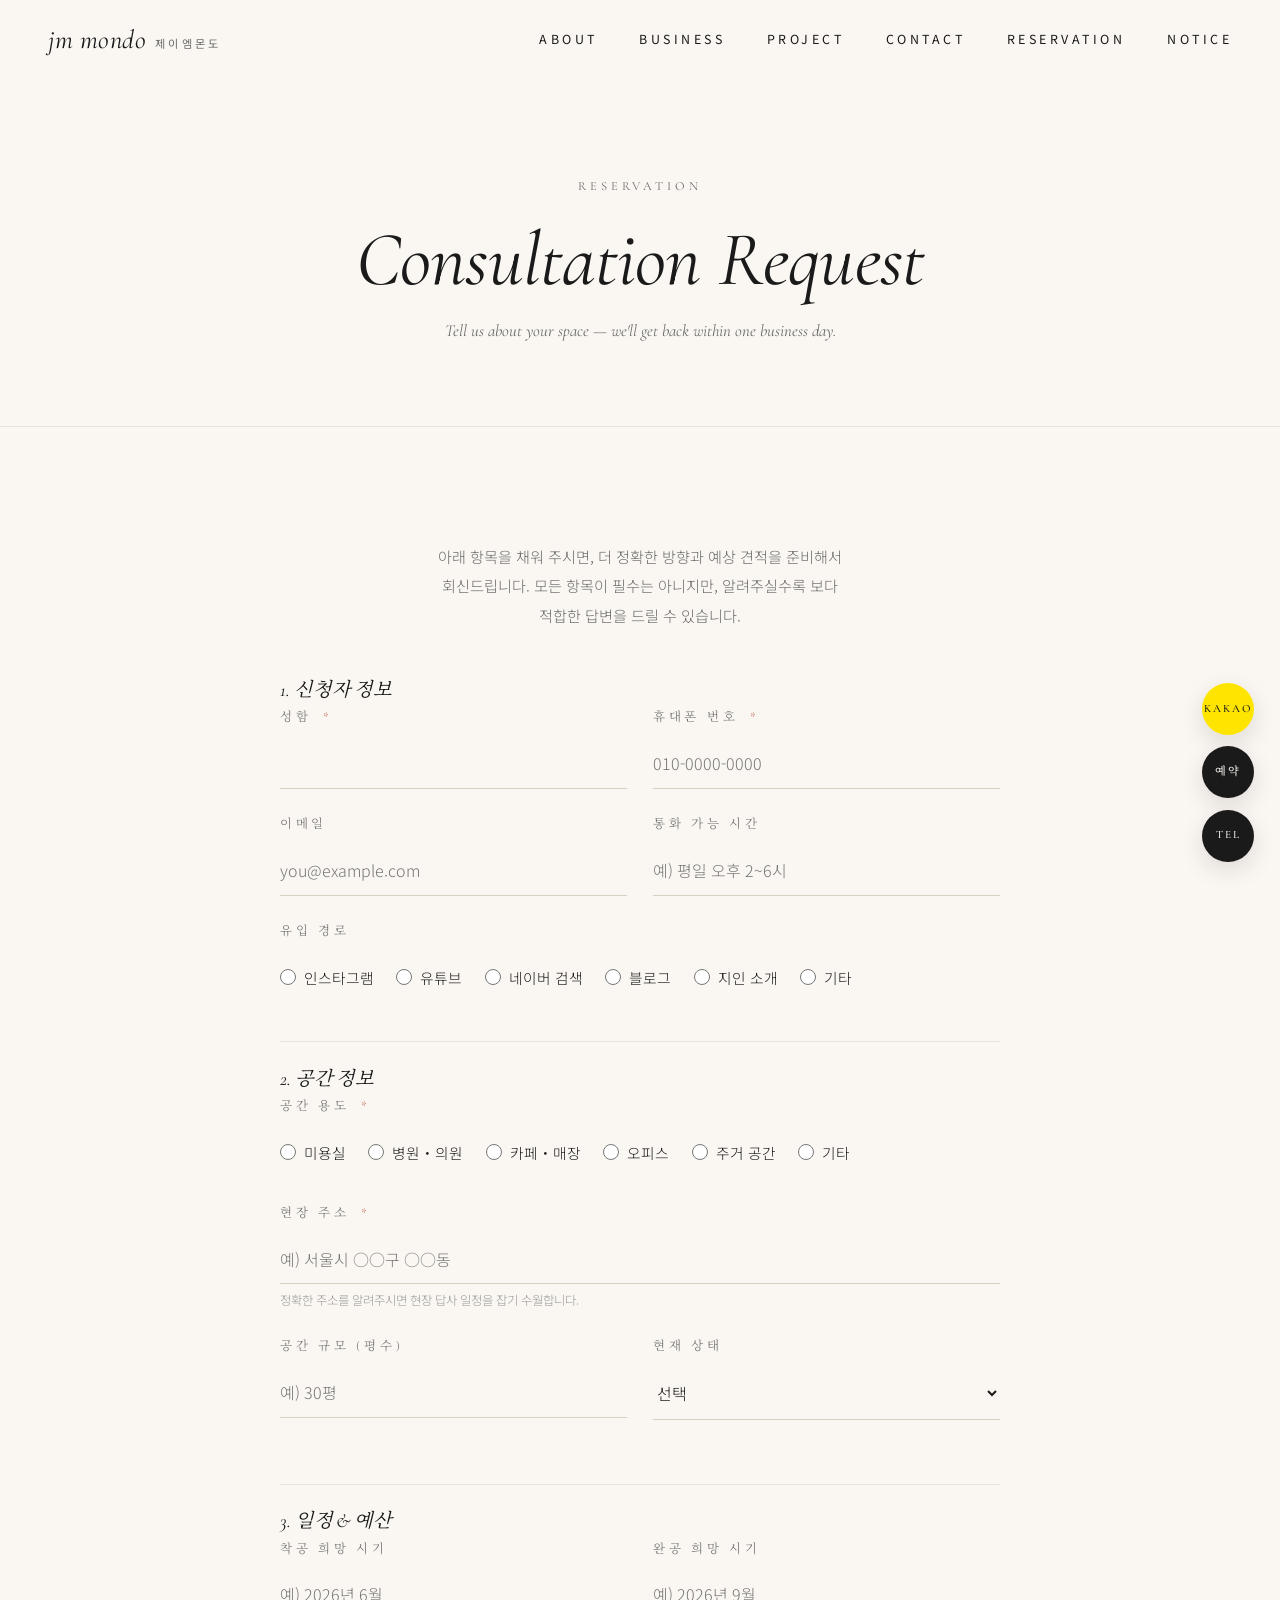
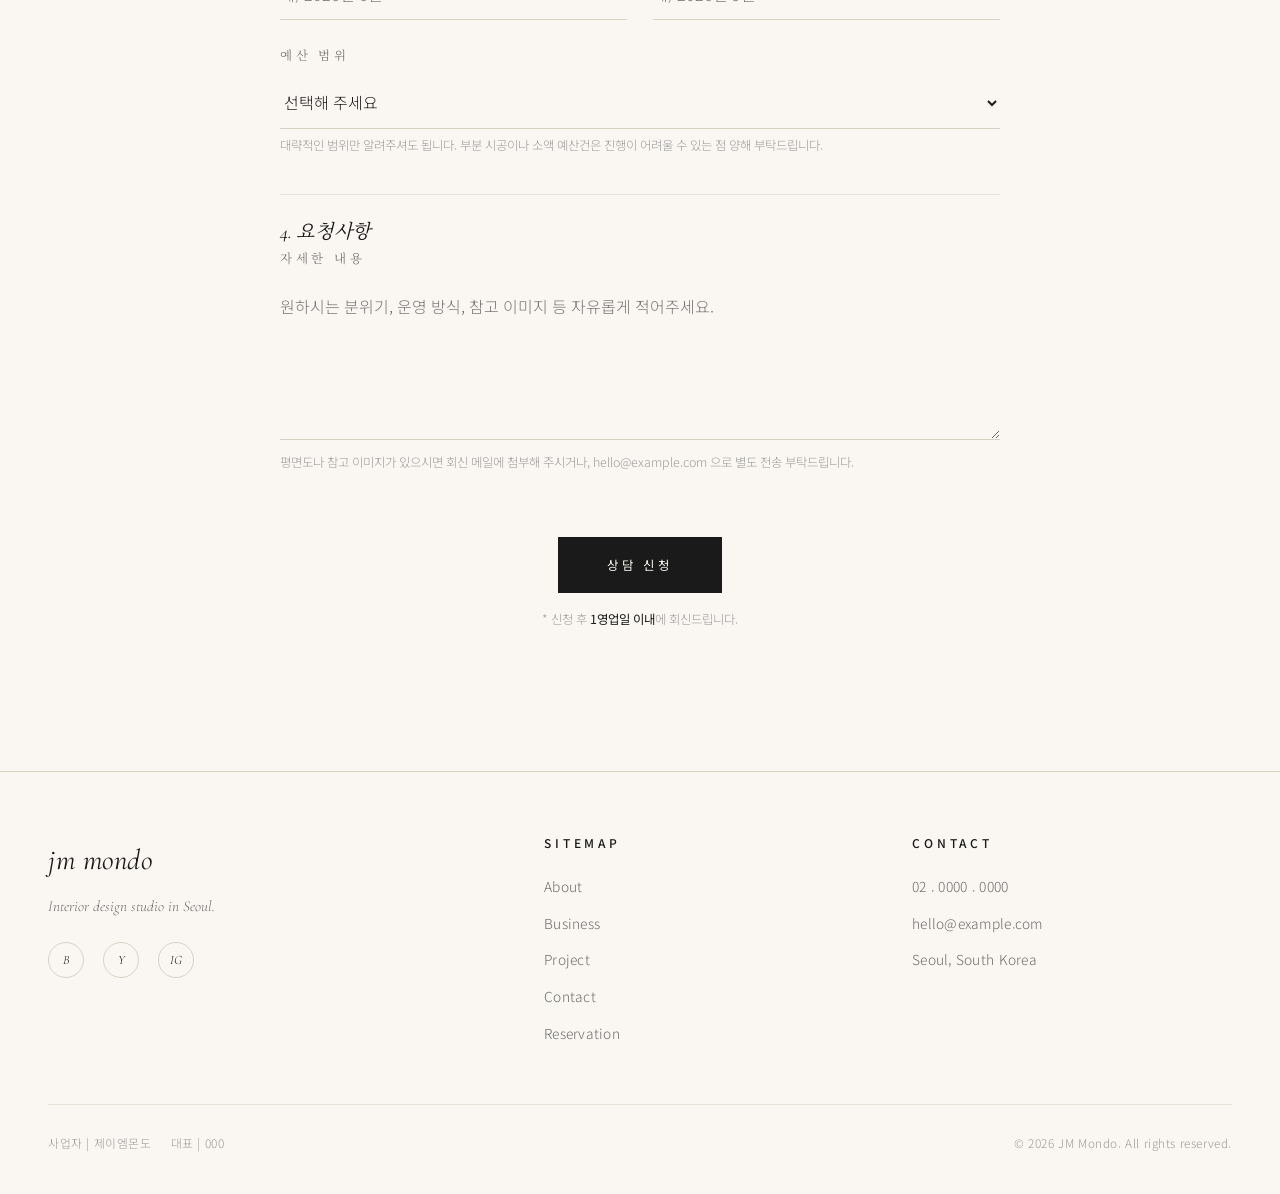
<file: reservation.html>
<!DOCTYPE html>
<html lang="ko">
<head>
  <meta charset="UTF-8" />
  <meta name="viewport" content="width=device-width, initial-scale=1.0" />
  <title>Reservation — 제이엠몬도 (JM Mondo)</title>
  <meta name="description" content="제이엠몬도 인테리어 상담 신청 — 공간 정보, 예산, 일정을 알려주세요." />
  <link rel="preconnect" href="https://fonts.googleapis.com" />
  <link rel="preconnect" href="https://fonts.gstatic.com" crossorigin />
  <link href="https://fonts.googleapis.com/css2?family=Cormorant+Garamond:ital,wght@0,400;0,500;1,400;1,500&family=Noto+Sans+KR:wght@300;400;500;700&family=Noto+Serif+KR:wght@300;400&display=swap" rel="stylesheet" />
  <link rel="stylesheet" href="css/style.css" />

  <style>
    /* 상담 양식 전용 스타일 */
    .check-group { display:flex; flex-wrap:wrap; gap:0.6rem 1.4rem; padding:0.4rem 0; }
    .check-group label {
      display:inline-flex; align-items:center; gap:0.5rem;
      font-family: var(--font-body); font-size:0.92rem; color:var(--text);
      letter-spacing:0; text-transform:none; font-weight:300;
      cursor:pointer; padding:0.4rem 0; margin:0;
    }
    .check-group input[type="radio"],
    .check-group input[type="checkbox"] {
      width:16px; height:16px; accent-color:var(--text);
      cursor:pointer; margin:0;
    }
    .form-section-title {
      font-family: var(--font-display); font-style:italic;
      font-size:1.2rem; color:var(--text);
      margin:2.4rem 0 0.4rem; padding-top:1.6rem;
      border-top:1px solid var(--line-soft);
    }
    .form-section-title:first-child { border-top:none; padding-top:0; margin-top:0; }
    .form-helper { font-size:0.78rem; color:var(--text-soft); margin-top:0.4rem; line-height:1.6; }
  </style>
</head>
<body>

  <header class="site-header">
    <div class="nav-inner">
      <a href="index.html" class="brand-mark"><span class="brand">jm mondo</span><span class="ko">제이엠몬도</span></a>
      <nav>
        <ul class="nav-list">
          <li><a href="about.html">ABOUT</a><ul class="submenu"><li><a href="about.html#company">COMPANY</a></li><li><a href="about.html#ceo-message">CEO MESSAGE</a></li><li><a href="about.html#promise">PROMISE</a></li></ul></li>
          <li><a href="business.html">BUSINESS</a><ul class="submenu"><li><a href="business.html#interior">INTERIOR</a></li><li><a href="business.html#construction">CONSTRUCTION</a></li></ul></li>
          <li><a href="project.html">PROJECT</a></li>
          <li><a href="contact.html">CONTACT</a></li>
          <li><a href="reservation.html">RESERVATION</a></li>
          <li><a href="notice.html">NOTICE</a></li>
        </ul>
      </nav>
      <button class="menu-trigger"><span>MENU</span><span class="bars"><span></span><span></span></span></button>
    </div>
  </header>

  <div class="drawer-overlay"></div>
  <aside class="mobile-drawer">
    <button class="drawer-close">CLOSE</button>
    <ul class="drawer-list">
      <li><a href="about.html">ABOUT</a></li>
      <li><a href="business.html">BUSINESS</a></li>
      <li><a href="project.html">PROJECT</a></li>
      <li><a href="contact.html">CONTACT</a></li>
      <li><a href="reservation.html">RESERVATION</a></li>
      <li><a href="notice.html">NOTICE</a></li>
    </ul>
  </aside>

  <section class="page-hero">
    <div class="container-narrow">
      <span class="eyebrow reveal">Reservation</span>
      <h1 class="h-display reveal">Consultation Request</h1>
      <p class="body-en reveal"><em>Tell us about your space — we'll get back within one business day.</em></p>
    </div>
  </section>

  <section>
    <div class="container-narrow">
      <p class="body-kr reveal" style="text-align:center; max-width:54ch; margin:0 auto 3rem;">
        아래 항목을 채워 주시면, 더 정확한 방향과 예상 견적을 준비해서 회신드립니다. 모든 항목이 필수는 아니지만, 알려주실수록 보다 적합한 답변을 드릴 수 있습니다.
      </p>

      <form
        class="form-wrap"
        data-form
        data-fake="true"
        method="POST"
        action="https://formspree.io/f/YOUR_FORM_ID"
        style="max-width:720px;"
      >
        <!-- ────────── 신청자 정보 ────────── -->
        <h3 class="form-section-title reveal"><em>1. 신청자 정보</em></h3>

        <div class="field-row">
          <div class="field reveal">
            <label for="r-name">성함 <span class="req">*</span></label>
            <input type="text" id="r-name" name="name" required />
          </div>
          <div class="field reveal">
            <label for="r-phone">휴대폰 번호 <span class="req">*</span></label>
            <input type="tel" id="r-phone" name="phone" required placeholder="010-0000-0000" />
          </div>
        </div>

        <div class="field-row">
          <div class="field reveal">
            <label for="r-email">이메일</label>
            <input type="email" id="r-email" name="email" placeholder="you@example.com" />
          </div>
          <div class="field reveal">
            <label for="r-time">통화 가능 시간</label>
            <input type="text" id="r-time" name="contact_time" placeholder="예) 평일 오후 2~6시" />
          </div>
        </div>

        <div class="field reveal">
          <label>유입 경로</label>
          <div class="check-group">
            <label><input type="radio" name="referral" value="instagram" /> 인스타그램</label>
            <label><input type="radio" name="referral" value="youtube" /> 유튜브</label>
            <label><input type="radio" name="referral" value="naver" /> 네이버 검색</label>
            <label><input type="radio" name="referral" value="blog" /> 블로그</label>
            <label><input type="radio" name="referral" value="referral" /> 지인 소개</label>
            <label><input type="radio" name="referral" value="other" /> 기타</label>
          </div>
        </div>

        <!-- ────────── 공간 정보 ────────── -->
        <h3 class="form-section-title reveal"><em>2. 공간 정보</em></h3>

        <div class="field reveal">
          <label>공간 용도 <span class="req">*</span></label>
          <div class="check-group">
            <label><input type="radio" name="space_type" value="salon" required /> 미용실</label>
            <label><input type="radio" name="space_type" value="clinic" /> 병원・의원</label>
            <label><input type="radio" name="space_type" value="cafe" /> 카페・매장</label>
            <label><input type="radio" name="space_type" value="office" /> 오피스</label>
            <label><input type="radio" name="space_type" value="home" /> 주거 공간</label>
            <label><input type="radio" name="space_type" value="other" /> 기타</label>
          </div>
        </div>

        <div class="field reveal">
          <label for="r-location">현장 주소 <span class="req">*</span></label>
          <input type="text" id="r-location" name="location" required placeholder="예) 서울시 ○○구 ○○동" />
          <p class="form-helper">정확한 주소를 알려주시면 현장 답사 일정을 잡기 수월합니다.</p>
        </div>

        <div class="field-row">
          <div class="field reveal">
            <label for="r-size">공간 규모 (평수)</label>
            <input type="text" id="r-size" name="size" placeholder="예) 30평" />
          </div>
          <div class="field reveal">
            <label for="r-status">현재 상태</label>
            <select id="r-status" name="status">
              <option value="">선택</option>
              <option value="new">신축 (인테리어 처음)</option>
              <option value="renovation">전체 리모델링</option>
              <option value="partial">부분 리모델링</option>
              <option value="undecided">미정</option>
            </select>
          </div>
        </div>

        <!-- ────────── 일정 & 예산 ────────── -->
        <h3 class="form-section-title reveal"><em>3. 일정 &amp; 예산</em></h3>

        <div class="field-row">
          <div class="field reveal">
            <label for="r-start">착공 희망 시기</label>
            <input type="text" id="r-start" name="start_date" placeholder="예) 2026년 6월" />
          </div>
          <div class="field reveal">
            <label for="r-end">완공 희망 시기</label>
            <input type="text" id="r-end" name="end_date" placeholder="예) 2026년 9월" />
          </div>
        </div>

        <div class="field reveal">
          <label for="r-budget">예산 범위</label>
          <select id="r-budget" name="budget">
            <option value="">선택해 주세요</option>
            <option value="under-30">3천만원 이하</option>
            <option value="30-50">3천 — 5천만원</option>
            <option value="50-100">5천만 — 1억</option>
            <option value="100-200">1억 — 2억</option>
            <option value="over-200">2억 이상</option>
            <option value="undecided">미정 / 상담 후 결정</option>
          </select>
          <p class="form-helper">대략적인 범위만 알려주셔도 됩니다. 부분 시공이나 소액 예산건은 진행이 어려울 수 있는 점 양해 부탁드립니다.</p>
        </div>

        <!-- ────────── 요청사항 ────────── -->
        <h3 class="form-section-title reveal"><em>4. 요청사항</em></h3>

        <div class="field reveal">
          <label for="r-message">자세한 내용</label>
          <textarea id="r-message" name="message" placeholder="원하시는 분위기, 운영 방식, 참고 이미지 등 자유롭게 적어주세요." style="min-height:160px;"></textarea>
          <p class="form-helper">평면도나 참고 이미지가 있으시면 회신 메일에 첨부해 주시거나, hello@example.com 으로 별도 전송 부탁드립니다.</p>
        </div>

        <div class="field reveal" style="text-align:center; margin-top:2.4rem;">
          <button type="submit" class="submit-btn">상담 신청</button>
          <p style="font-size:0.78rem; color:var(--text-soft); margin-top:1rem;">
            * 신청 후 <strong style="color:var(--text); font-weight:400;">1영업일 이내</strong>에 회신드립니다.
          </p>
        </div>
      </form>
    </div>
  </section>

  <footer class="site-footer">
    <div class="container">
      <div class="footer-grid">
        <div class="footer-brand"><span class="brand"><em>jm mondo</em></span><p class="tagline">Interior design studio in Seoul.</p><div class="footer-social"><a href="#"><em>B</em></a><a href="#"><em>Y</em></a><a href="#"><em>IG</em></a></div></div>
        <div class="footer-col"><h4>Sitemap</h4><ul><li><a href="about.html">About</a></li><li><a href="business.html">Business</a></li><li><a href="project.html">Project</a></li><li><a href="contact.html">Contact</a></li><li><a href="reservation.html">Reservation</a></li></ul></div>
        <div class="footer-col"><h4>Contact</h4><ul><li><a href="tel:0212345678">02 . 0000 . 0000</a></li><li><a href="mailto:hello@example.com">hello@example.com</a></li><li><span>Seoul, South Korea</span></li></ul></div>
      </div>
      <div class="footer-meta">
        <div class="biz"><span>사업자 | 제이엠몬도</span><span>대표 | 000</span></div>
        <div>© 2026 JM Mondo. All rights reserved.</div>
      </div>
    </div>
  </footer>

  <div class="side-actions">
    <a href="#" class="side-action kakao"><span>Kakao</span></a>
    <a href="reservation.html" class="side-action"><span>예약</span></a>
    <a href="tel:0212345678" class="side-action"><span>Tel</span></a>
  </div>

  <script src="js/main.js"></script>
</body>
</html>
</file>
<file: css/style.css>
/* ============================================
   THE CONA CLONE - Editorial Minimalism
   Architecture & Interior Design Firm
   ============================================ */

/* --- Reset & Base --- */
*, *::before, *::after {
  box-sizing: border-box;
  margin: 0;
  padding: 0;
}

:root {
  /* Color */
  --bg: #faf7f2;
  --bg-alt: #f3eee5;
  --bg-deep: #ebe4d6;
  --text: #1a1a1a;
  --text-muted: #6b6b6b;
  --text-soft: #9a9a9a;
  --line: #d8d2c5;
  --line-soft: #e8e3d8;
  --accent: #2a2a2a;
  --white: #ffffff;

  /* Typography */
  --font-display: 'Cormorant Garamond', 'Noto Serif KR', serif;
  --font-body: 'Noto Sans KR', -apple-system, BlinkMacSystemFont, sans-serif;

  /* Layout */
  --max-w: 1280px;
  --pad-x: clamp(1.25rem, 4vw, 3rem);

  /* Motion */
  --ease: cubic-bezier(0.22, 0.61, 0.36, 1);
  --ease-out: cubic-bezier(0.16, 1, 0.3, 1);
}

html {
  scroll-behavior: smooth;
  font-size: 16px;
}

body {
  background: var(--bg);
  color: var(--text);
  font-family: var(--font-body);
  font-weight: 300;
  line-height: 1.7;
  -webkit-font-smoothing: antialiased;
  -moz-osx-font-smoothing: grayscale;
  overflow-x: hidden;
}

img {
  max-width: 100%;
  height: auto;
  display: block;
}

a {
  color: inherit;
  text-decoration: none;
  transition: opacity 0.3s var(--ease);
}

a:hover {
  opacity: 0.6;
}

button {
  font-family: inherit;
  cursor: pointer;
  border: none;
  background: none;
  color: inherit;
}

/* --- Typography Utilities --- */
.display {
  font-family: var(--font-display);
  font-weight: 400;
}

.italic {
  font-style: italic;
}

.uppercase {
  text-transform: uppercase;
  letter-spacing: 0.18em;
}

.eyebrow {
  font-family: var(--font-display);
  font-size: 0.78rem;
  letter-spacing: 0.32em;
  text-transform: uppercase;
  color: var(--text-muted);
  font-weight: 400;
}

h1, h2, h3, h4 {
  font-family: var(--font-display);
  font-weight: 400;
  line-height: 1.15;
  letter-spacing: -0.005em;
}

.h-display {
  font-family: var(--font-display);
  font-style: italic;
  font-size: clamp(2.5rem, 6vw, 5.5rem);
  font-weight: 400;
  line-height: 1.05;
  letter-spacing: -0.01em;
}

.h-section {
  font-family: var(--font-display);
  font-size: clamp(1.8rem, 3.5vw, 3rem);
  font-style: italic;
  font-weight: 400;
}

.h-sub {
  font-family: var(--font-display);
  font-size: 0.85rem;
  letter-spacing: 0.4em;
  text-transform: uppercase;
  font-style: normal;
  color: var(--text);
  font-weight: 400;
}

.body-kr {
  font-family: var(--font-body);
  font-size: 0.95rem;
  line-height: 1.95;
  color: var(--text-muted);
  font-weight: 300;
  word-break: keep-all;
}

.body-en {
  font-family: var(--font-display);
  font-style: italic;
  font-size: 1.05rem;
  line-height: 1.75;
  color: var(--text);
  font-weight: 400;
}

/* --- Layout --- */
.container {
  max-width: var(--max-w);
  margin: 0 auto;
  padding-left: var(--pad-x);
  padding-right: var(--pad-x);
}

.container-narrow {
  max-width: 880px;
  margin: 0 auto;
  padding-left: var(--pad-x);
  padding-right: var(--pad-x);
}

section {
  padding: clamp(4rem, 9vw, 8rem) 0;
}

/* --- Header / Navigation --- */
.site-header {
  position: fixed;
  top: 0;
  left: 0;
  right: 0;
  z-index: 100;
  background: rgba(250, 247, 242, 0.85);
  backdrop-filter: blur(12px);
  -webkit-backdrop-filter: blur(12px);
  border-bottom: 1px solid transparent;
  transition: border-color 0.3s var(--ease), background 0.3s var(--ease);
}

.site-header.scrolled {
  border-bottom-color: var(--line-soft);
}

.nav-inner {
  display: flex;
  align-items: center;
  justify-content: space-between;
  padding: 1.1rem var(--pad-x);
  max-width: var(--max-w);
  margin: 0 auto;
}

.brand {
  font-family: var(--font-display);
  font-style: italic;
  font-size: 1.65rem;
  letter-spacing: 0.02em;
  font-weight: 400;
  color: var(--text);
}

.brand-mark {
  display: flex;
  align-items: baseline;
  gap: 0.55rem;
}

.brand-mark .ko {
  font-family: var(--font-body);
  font-style: normal;
  font-size: 0.7rem;
  letter-spacing: 0.3em;
  color: var(--text-muted);
  font-weight: 400;
  text-transform: uppercase;
}

/* Desktop nav */
.nav-list {
  display: none;
  list-style: none;
  gap: 2.6rem;
}

.nav-list > li {
  position: relative;
}

.nav-list > li > a {
  font-family: var(--font-body);
  font-size: 0.78rem;
  letter-spacing: 0.28em;
  text-transform: uppercase;
  color: var(--text);
  font-weight: 400;
  padding: 0.5rem 0;
  display: inline-block;
}

.nav-list .submenu {
  position: absolute;
  top: 100%;
  left: 50%;
  transform: translateX(-50%) translateY(8px);
  background: var(--bg);
  border: 1px solid var(--line-soft);
  list-style: none;
  padding: 0.8rem 0;
  min-width: 180px;
  opacity: 0;
  visibility: hidden;
  transition: all 0.3s var(--ease);
}

.nav-list > li:hover .submenu {
  opacity: 1;
  visibility: visible;
  transform: translateX(-50%) translateY(0);
}

.submenu li a {
  display: block;
  padding: 0.55rem 1.4rem;
  font-size: 0.72rem;
  letter-spacing: 0.22em;
  text-transform: uppercase;
  white-space: nowrap;
  color: var(--text-muted);
}

.submenu li a:hover {
  color: var(--text);
  opacity: 1;
}

/* Mobile menu trigger */
.menu-trigger {
  display: flex;
  align-items: center;
  gap: 0.7rem;
  font-family: var(--font-body);
  font-size: 0.72rem;
  letter-spacing: 0.32em;
  text-transform: uppercase;
  color: var(--text);
}

.menu-trigger .bars {
  display: inline-flex;
  flex-direction: column;
  gap: 4px;
}

.menu-trigger .bars span {
  display: block;
  width: 22px;
  height: 1px;
  background: var(--text);
  transition: transform 0.3s var(--ease);
}

@media (min-width: 1024px) {
  .nav-list { display: flex; }
  .menu-trigger { display: none; }
}

/* Mobile drawer */
.mobile-drawer {
  position: fixed;
  top: 0;
  right: 0;
  width: min(86vw, 380px);
  height: 100vh;
  background: var(--bg);
  border-left: 1px solid var(--line-soft);
  z-index: 200;
  transform: translateX(100%);
  transition: transform 0.45s var(--ease-out);
  overflow-y: auto;
  padding: 5rem 2.2rem 3rem;
}

.mobile-drawer.open {
  transform: translateX(0);
}

.drawer-close {
  position: absolute;
  top: 1.4rem;
  right: 1.6rem;
  font-size: 0.72rem;
  letter-spacing: 0.32em;
  text-transform: uppercase;
}

.drawer-list {
  list-style: none;
}

.drawer-list > li {
  border-bottom: 1px solid var(--line-soft);
}

.drawer-list > li > a {
  display: block;
  padding: 1.1rem 0;
  font-family: var(--font-display);
  font-style: italic;
  font-size: 1.5rem;
  font-weight: 400;
  color: var(--text);
}

.drawer-list .sub-list {
  list-style: none;
  padding: 0 0 1rem 0;
  margin: -0.4rem 0 0 0;
}

.drawer-list .sub-list a {
  font-family: var(--font-body);
  font-style: normal;
  font-size: 0.74rem;
  letter-spacing: 0.26em;
  text-transform: uppercase;
  color: var(--text-muted);
  padding: 0.45rem 0;
  display: inline-block;
}

.drawer-overlay {
  position: fixed;
  inset: 0;
  background: rgba(26, 26, 26, 0.4);
  z-index: 150;
  opacity: 0;
  visibility: hidden;
  transition: all 0.3s var(--ease);
}

.drawer-overlay.show {
  opacity: 1;
  visibility: visible;
}

/* --- Hero --- */
.hero {
  min-height: 100vh;
  display: flex;
  align-items: center;
  justify-content: center;
  padding: 8rem 0 4rem;
  position: relative;
}

.hero-inner {
  text-align: center;
  max-width: 920px;
}

.hero-mark {
  font-family: var(--font-display);
  font-style: italic;
  font-size: clamp(3rem, 9vw, 7.5rem);
  font-weight: 400;
  line-height: 1;
  letter-spacing: -0.02em;
  margin-bottom: 1.2rem;
}

.hero-mark .multiply {
  display: block;
  font-style: normal;
  font-size: 0.18em;
  letter-spacing: 0.5em;
  margin-top: 1.4rem;
  color: var(--text-muted);
}

.hero-tagline {
  font-family: var(--font-display);
  font-style: italic;
  font-size: 1.25rem;
  color: var(--text-muted);
  margin: 1.2rem auto 2rem;
  max-width: 36ch;
}

.hero-meta {
  display: flex;
  align-items: center;
  justify-content: center;
  gap: 1.2rem;
  font-family: var(--font-display);
  font-size: 0.78rem;
  letter-spacing: 0.32em;
  text-transform: uppercase;
  color: var(--text-muted);
  margin-top: 3rem;
}

.hero-meta::before, .hero-meta::after {
  content: '';
  width: 40px;
  height: 1px;
  background: var(--line);
}

.scroll-cue {
  position: absolute;
  bottom: 2.5rem;
  left: 50%;
  transform: translateX(-50%);
  font-family: var(--font-display);
  font-style: italic;
  font-size: 0.85rem;
  color: var(--text-muted);
  letter-spacing: 0.05em;
  display: flex;
  flex-direction: column;
  align-items: center;
  gap: 0.8rem;
}

.scroll-cue .line-down {
  width: 1px;
  height: 40px;
  background: var(--line);
  animation: scrollLine 2.4s ease-in-out infinite;
  transform-origin: top;
}

@keyframes scrollLine {
  0%, 100% { transform: scaleY(0.3); opacity: 0.4; }
  50% { transform: scaleY(1); opacity: 1; }
}

/* --- Section components --- */
.section-head {
  text-align: center;
  margin-bottom: clamp(2.5rem, 5vw, 4.5rem);
}

.section-head .eyebrow {
  display: block;
  margin-bottom: 1.1rem;
}

.section-head .h-section {
  margin-bottom: 1rem;
}

.section-head .body-kr {
  max-width: 60ch;
  margin: 0 auto;
}

/* Two column intro layout (used on Home) */
.intro-grid {
  display: grid;
  gap: clamp(2rem, 5vw, 4rem);
  grid-template-columns: 1fr;
  align-items: start;
}

@media (min-width: 880px) {
  .intro-grid {
    grid-template-columns: 1fr 1fr;
  }
}

.intro-block {
  border-top: 1px solid var(--line);
  padding-top: 2rem;
}

.intro-block .lang-label {
  font-family: var(--font-display);
  font-size: 0.72rem;
  letter-spacing: 0.4em;
  text-transform: uppercase;
  color: var(--text-soft);
  margin-bottom: 1.5rem;
  display: block;
}

.intro-block p {
  margin-bottom: 1rem;
}

/* --- Identity (C O N A) Block --- */
.identity-block {
  border-top: 1px solid var(--line);
  border-bottom: 1px solid var(--line);
  padding: 3rem 0;
  margin: 2rem 0;
}

.identity-head {
  font-family: var(--font-display);
  font-size: 0.85rem;
  letter-spacing: 0.4em;
  text-transform: uppercase;
  color: var(--text-muted);
  text-align: center;
  margin-bottom: 2.5rem;
}

.identity-grid {
  display: grid;
  grid-template-columns: 1fr;
  gap: 1.4rem;
  max-width: 720px;
  margin: 0 auto;
}

@media (min-width: 720px) {
  .identity-grid {
    grid-template-columns: repeat(2, 1fr);
    gap: 2rem 3rem;
  }
}

.identity-item {
  display: flex;
  align-items: baseline;
  gap: 1.4rem;
  padding: 0.6rem 0;
  border-bottom: 1px solid var(--line-soft);
}

.identity-item .letter {
  font-family: var(--font-display);
  font-style: italic;
  font-size: 2.4rem;
  font-weight: 400;
  line-height: 1;
  color: var(--text);
  min-width: 1.2em;
}

.identity-item .meaning {
  flex: 1;
}

.identity-item .meaning-en {
  font-family: var(--font-display);
  font-style: italic;
  font-size: 1.05rem;
  color: var(--text);
  display: block;
}

.identity-item .meaning-kr {
  font-family: var(--font-body);
  font-size: 0.82rem;
  color: var(--text-muted);
  letter-spacing: 0.05em;
  margin-top: 0.2rem;
  font-weight: 300;
}

/* --- Service preview cards --- */
.service-grid {
  display: grid;
  gap: 1.2rem;
  grid-template-columns: 1fr;
}

@media (min-width: 720px) {
  .service-grid { grid-template-columns: repeat(3, 1fr); gap: 2rem; }
}

.service-card {
  background: var(--white);
  padding: 2.6rem 2rem;
  border: 1px solid var(--line-soft);
  position: relative;
  transition: transform 0.5s var(--ease-out), border-color 0.4s var(--ease);
  text-align: left;
}

.service-card:hover {
  transform: translateY(-4px);
  border-color: var(--text);
}

.service-card .num {
  font-family: var(--font-display);
  font-style: italic;
  font-size: 1rem;
  color: var(--text-soft);
  margin-bottom: 2rem;
  display: block;
}

.service-card .title {
  font-family: var(--font-display);
  font-style: italic;
  font-size: 1.8rem;
  margin-bottom: 0.4rem;
  font-weight: 400;
  line-height: 1.2;
}

.service-card .title-kr {
  font-size: 0.78rem;
  letter-spacing: 0.28em;
  text-transform: uppercase;
  color: var(--text-muted);
  margin-bottom: 1.6rem;
  display: block;
}

.service-card .desc {
  font-size: 0.9rem;
  color: var(--text-muted);
  line-height: 1.85;
  word-break: keep-all;
}

.service-card .arrow {
  display: inline-block;
  margin-top: 1.8rem;
  font-family: var(--font-display);
  font-style: italic;
  font-size: 0.9rem;
  color: var(--text);
  letter-spacing: 0.05em;
}

/* --- Project / Gallery --- */
.project-filter {
  display: flex;
  flex-wrap: wrap;
  justify-content: center;
  gap: 0.4rem;
  margin-bottom: 3rem;
}

.project-filter button {
  font-family: var(--font-display);
  font-size: 0.78rem;
  letter-spacing: 0.3em;
  text-transform: uppercase;
  padding: 0.7rem 1.4rem;
  color: var(--text-muted);
  border: 1px solid transparent;
  transition: all 0.3s var(--ease);
}

.project-filter button:hover {
  color: var(--text);
}

.project-filter button.active {
  color: var(--text);
  border-color: var(--text);
}

.project-grid {
  display: grid;
  gap: 1.5rem;
  grid-template-columns: 1fr;
}

@media (min-width: 720px) {
  .project-grid { grid-template-columns: repeat(2, 1fr); gap: 2rem; }
}

@media (min-width: 1100px) {
  .project-grid { grid-template-columns: repeat(3, 1fr); }
}

.project-item {
  position: relative;
  overflow: hidden;
  cursor: pointer;
}

.project-item .img-wrap {
  aspect-ratio: 4 / 5;
  overflow: hidden;
  background: var(--bg-deep);
}

.project-item .img-wrap img,
.project-item .img-wrap .placeholder {
  width: 100%;
  height: 100%;
  object-fit: cover;
  transition: transform 0.8s var(--ease-out);
}

.project-item:hover .img-wrap img,
.project-item:hover .img-wrap .placeholder {
  transform: scale(1.05);
}

.project-item .placeholder {
  display: flex;
  align-items: center;
  justify-content: center;
  font-family: var(--font-display);
  font-style: italic;
  font-size: 1.4rem;
  color: var(--text-soft);
  background: linear-gradient(135deg, var(--bg-alt), var(--bg-deep));
}

.project-item .meta {
  padding: 1.2rem 0;
  display: flex;
  justify-content: space-between;
  align-items: baseline;
  gap: 1rem;
  border-bottom: 1px solid var(--line-soft);
}

.project-item .name {
  font-family: var(--font-display);
  font-style: italic;
  font-size: 1.15rem;
  color: var(--text);
  font-weight: 400;
}

.project-item .cat {
  font-size: 0.7rem;
  letter-spacing: 0.28em;
  text-transform: uppercase;
  color: var(--text-soft);
}

/* --- Floating side actions --- */
.side-actions {
  position: fixed;
  right: clamp(1rem, 2vw, 1.6rem);
  bottom: clamp(1.4rem, 3vw, 2.4rem);
  display: flex;
  flex-direction: column;
  gap: 0.7rem;
  z-index: 80;
}

.side-action {
  width: 52px;
  height: 52px;
  border-radius: 50%;
  background: var(--text);
  color: var(--bg);
  display: flex;
  align-items: center;
  justify-content: center;
  font-family: var(--font-display);
  font-size: 0.7rem;
  letter-spacing: 0.18em;
  text-transform: uppercase;
  text-align: center;
  line-height: 1.1;
  font-weight: 500;
  transition: transform 0.3s var(--ease), background 0.3s var(--ease);
  box-shadow: 0 8px 24px rgba(26, 26, 26, 0.12);
}

.side-action:hover {
  transform: translateY(-3px) scale(1.04);
  opacity: 1;
  background: var(--accent);
}

.side-action.kakao {
  background: #FEE500;
  color: #1a1a1a;
}

.side-action.kakao:hover {
  background: #FFD600;
}

/* --- CTA Banner --- */
.cta-banner {
  background: var(--text);
  color: var(--bg);
  padding: clamp(4rem, 8vw, 7rem) 0;
  text-align: center;
}

.cta-banner .h-display {
  color: var(--bg);
  margin-bottom: 1.2rem;
}

.cta-banner .body-kr {
  color: rgba(250, 247, 242, 0.7);
  margin-bottom: 2.4rem;
}

.cta-button {
  display: inline-block;
  padding: 1.1rem 2.6rem;
  border: 1px solid var(--bg);
  font-family: var(--font-body);
  font-size: 0.78rem;
  letter-spacing: 0.32em;
  text-transform: uppercase;
  color: var(--bg);
  transition: all 0.3s var(--ease);
}

.cta-button:hover {
  background: var(--bg);
  color: var(--text);
  opacity: 1;
}

.cta-button.dark {
  border-color: var(--text);
  color: var(--text);
}

.cta-button.dark:hover {
  background: var(--text);
  color: var(--bg);
}

/* --- Footer --- */
.site-footer {
  border-top: 1px solid var(--line);
  padding: 4rem 0 2.5rem;
  background: var(--bg);
}

.footer-grid {
  display: grid;
  gap: 2.5rem;
  grid-template-columns: 1fr;
  margin-bottom: 3rem;
}

@media (min-width: 720px) {
  .footer-grid {
    grid-template-columns: 1.4fr 1fr 1fr;
    gap: 3rem;
  }
}

.footer-brand .brand {
  font-size: 1.8rem;
  margin-bottom: 0.6rem;
  display: block;
}

.footer-brand .tagline {
  font-family: var(--font-display);
  font-style: italic;
  font-size: 0.95rem;
  color: var(--text-muted);
  margin-top: 0.6rem;
}

.footer-col h4 {
  font-size: 0.75rem;
  letter-spacing: 0.32em;
  text-transform: uppercase;
  font-style: normal;
  color: var(--text);
  margin-bottom: 1.4rem;
  font-weight: 500;
  font-family: var(--font-body);
}

.footer-col ul {
  list-style: none;
}

.footer-col li {
  margin-bottom: 0.6rem;
}

.footer-col a, .footer-col span {
  font-size: 0.86rem;
  color: var(--text-muted);
  letter-spacing: 0.02em;
}

.footer-meta {
  border-top: 1px solid var(--line-soft);
  padding-top: 1.8rem;
  display: flex;
  flex-wrap: wrap;
  gap: 1.4rem;
  justify-content: space-between;
  align-items: baseline;
  font-size: 0.74rem;
  color: var(--text-soft);
  letter-spacing: 0.05em;
}

.footer-meta .biz {
  display: flex;
  flex-wrap: wrap;
  gap: 0.4rem 1.2rem;
}

.footer-social {
  display: flex;
  gap: 1.2rem;
  margin-top: 1.4rem;
}

.footer-social a {
  width: 36px;
  height: 36px;
  border: 1px solid var(--line);
  border-radius: 50%;
  display: inline-flex;
  align-items: center;
  justify-content: center;
  font-family: var(--font-display);
  font-style: italic;
  font-size: 0.8rem;
  color: var(--text);
  transition: all 0.3s var(--ease);
}

.footer-social a:hover {
  background: var(--text);
  color: var(--bg);
  opacity: 1;
}

/* --- Page hero (sub pages) --- */
.page-hero {
  padding: 11rem 0 5rem;
  text-align: center;
  border-bottom: 1px solid var(--line-soft);
}

.page-hero .eyebrow {
  display: block;
  margin-bottom: 1.4rem;
}

.page-hero .h-display {
  margin-bottom: 1rem;
}

.page-hero .body-en {
  color: var(--text-muted);
}

/* --- Forms --- */
.form-wrap {
  max-width: 640px;
  margin: 0 auto;
}

.field {
  margin-bottom: 1.6rem;
}

.field label {
  display: block;
  font-family: var(--font-display);
  font-size: 0.78rem;
  letter-spacing: 0.3em;
  text-transform: uppercase;
  color: var(--text-muted);
  margin-bottom: 0.6rem;
}

.field label .req {
  color: #b94a3a;
  margin-left: 0.3rem;
}

.field input,
.field textarea,
.field select {
  width: 100%;
  background: transparent;
  border: none;
  border-bottom: 1px solid var(--line);
  padding: 0.8rem 0;
  font-family: var(--font-body);
  font-size: 1rem;
  color: var(--text);
  font-weight: 300;
  transition: border-color 0.3s var(--ease);
}

.field input:focus,
.field textarea:focus,
.field select:focus {
  outline: none;
  border-bottom-color: var(--text);
}

.field textarea {
  resize: vertical;
  min-height: 140px;
  line-height: 1.7;
}

.field-row {
  display: grid;
  gap: 1.6rem;
  grid-template-columns: 1fr;
}

@media (min-width: 640px) {
  .field-row { grid-template-columns: 1fr 1fr; }
}

.submit-btn {
  display: inline-block;
  padding: 1.1rem 3rem;
  background: var(--text);
  color: var(--bg);
  font-family: var(--font-body);
  font-size: 0.78rem;
  letter-spacing: 0.32em;
  text-transform: uppercase;
  border: 1px solid var(--text);
  margin-top: 1.6rem;
  transition: all 0.3s var(--ease);
  cursor: pointer;
}

.submit-btn:hover {
  background: transparent;
  color: var(--text);
}

/* --- Contact Info Block --- */
.contact-info {
  display: grid;
  gap: 2rem;
  grid-template-columns: 1fr;
  margin-top: 4rem;
  padding-top: 3rem;
  border-top: 1px solid var(--line);
}

@media (min-width: 720px) {
  .contact-info { grid-template-columns: repeat(3, 1fr); }
}

.contact-info-item .label {
  font-family: var(--font-display);
  font-size: 0.78rem;
  letter-spacing: 0.3em;
  text-transform: uppercase;
  color: var(--text-muted);
  margin-bottom: 0.7rem;
}

.contact-info-item .value {
  font-family: var(--font-display);
  font-style: italic;
  font-size: 1.15rem;
  color: var(--text);
}

.contact-info-item .value-sub {
  font-size: 0.85rem;
  color: var(--text-muted);
  margin-top: 0.4rem;
  line-height: 1.6;
}

/* --- Reveal animations --- */
.reveal {
  opacity: 0;
  transform: translateY(28px);
  transition: opacity 0.9s var(--ease-out), transform 0.9s var(--ease-out);
  transition-delay: var(--delay, 0ms);
}

.reveal.in {
  opacity: 1;
  transform: translateY(0);
}

/* --- Utilities --- */
.text-center { text-align: center; }
.divider {
  width: 60px;
  height: 1px;
  background: var(--line);
  margin: 2rem auto;
}

.divider-vert {
  width: 1px;
  height: 60px;
  background: var(--line);
  margin: 2rem auto;
}

/* Embed wrapper for Calendly etc */
.embed-frame {
  border: 1px solid var(--line-soft);
  background: var(--white);
  padding: 1rem;
  margin-top: 2rem;
  min-height: 600px;
}

.embed-frame iframe {
  width: 100%;
  border: none;
  min-height: 600px;
}

/* Notice / News list */
.notice-list {
  list-style: none;
  border-top: 1px solid var(--line);
}

.notice-list li {
  padding: 1.6rem 0;
  border-bottom: 1px solid var(--line-soft);
  display: grid;
  grid-template-columns: 1fr;
  gap: 0.6rem;
}

@media (min-width: 720px) {
  .notice-list li {
    grid-template-columns: 100px 1fr 110px;
    align-items: baseline;
    gap: 2rem;
  }
}

.notice-list .num {
  font-family: var(--font-display);
  font-style: italic;
  color: var(--text-soft);
  font-size: 0.95rem;
}

.notice-list .title {
  font-family: var(--font-display);
  font-style: italic;
  font-size: 1.1rem;
  color: var(--text);
}

.notice-list .date {
  font-size: 0.78rem;
  color: var(--text-soft);
  letter-spacing: 0.1em;
}

/* Process steps */
.process-list {
  list-style: none;
  counter-reset: step;
  display: grid;
  gap: 1rem;
}

.process-list li {
  display: grid;
  grid-template-columns: 80px 1fr;
  gap: 1.4rem;
  padding: 2rem 0;
  border-bottom: 1px solid var(--line-soft);
  align-items: baseline;
}

.process-list li::before {
  counter-increment: step;
  content: counter(step, decimal-leading-zero);
  font-family: var(--font-display);
  font-style: italic;
  font-size: 1.5rem;
  color: var(--text-soft);
}

.process-list h4 {
  font-family: var(--font-display);
  font-style: italic;
  font-size: 1.4rem;
  margin-bottom: 0.4rem;
  font-weight: 400;
}

.process-list p {
  font-size: 0.9rem;
  color: var(--text-muted);
  line-height: 1.85;
}

/* Image quote / banner */
.editorial-banner {
  background: var(--bg-alt);
  padding: clamp(4rem, 8vw, 7rem) 0;
  text-align: center;
}

.editorial-banner blockquote {
  font-family: var(--font-display);
  font-style: italic;
  font-size: clamp(1.4rem, 2.6vw, 2.2rem);
  line-height: 1.4;
  max-width: 50ch;
  margin: 0 auto;
  color: var(--text);
  font-weight: 400;
}

.editorial-banner cite {
  display: block;
  margin-top: 2rem;
  font-family: var(--font-body);
  font-style: normal;
  font-size: 0.78rem;
  letter-spacing: 0.32em;
  text-transform: uppercase;
  color: var(--text-muted);
}
</file>
